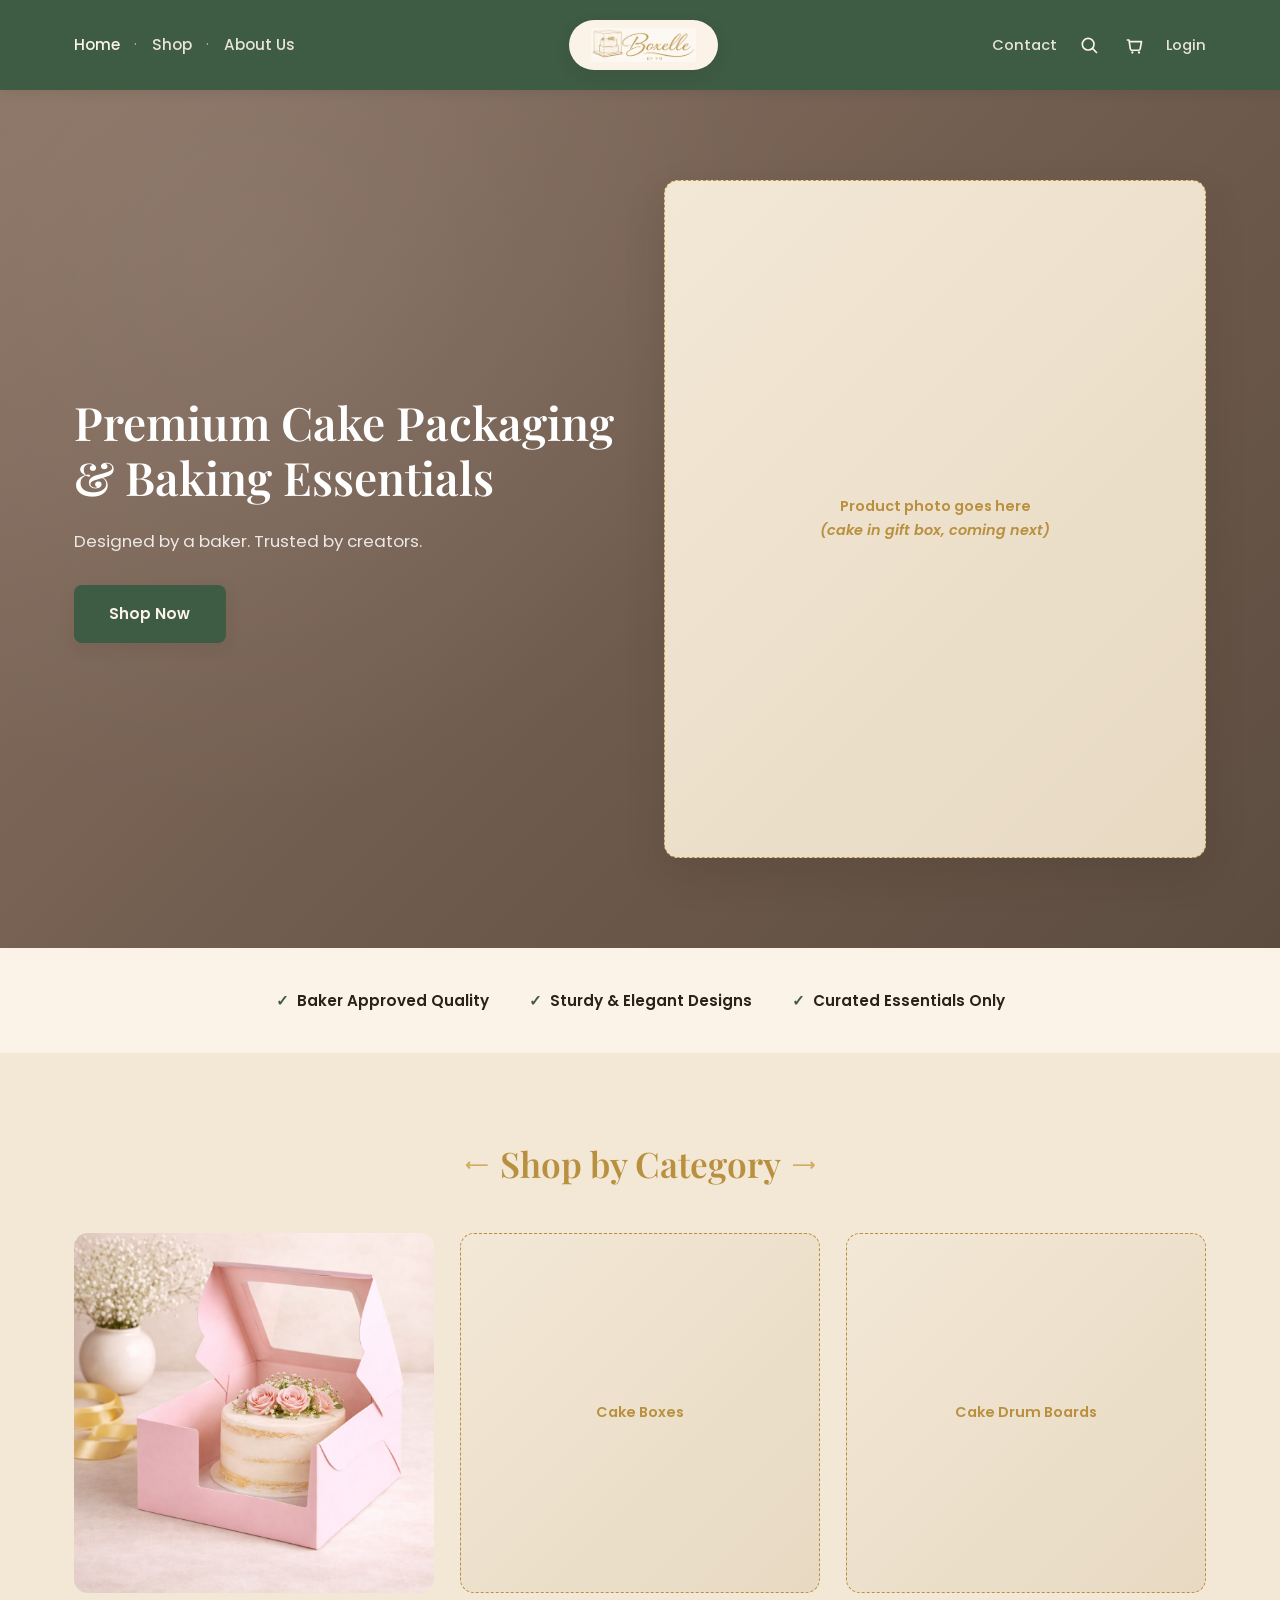
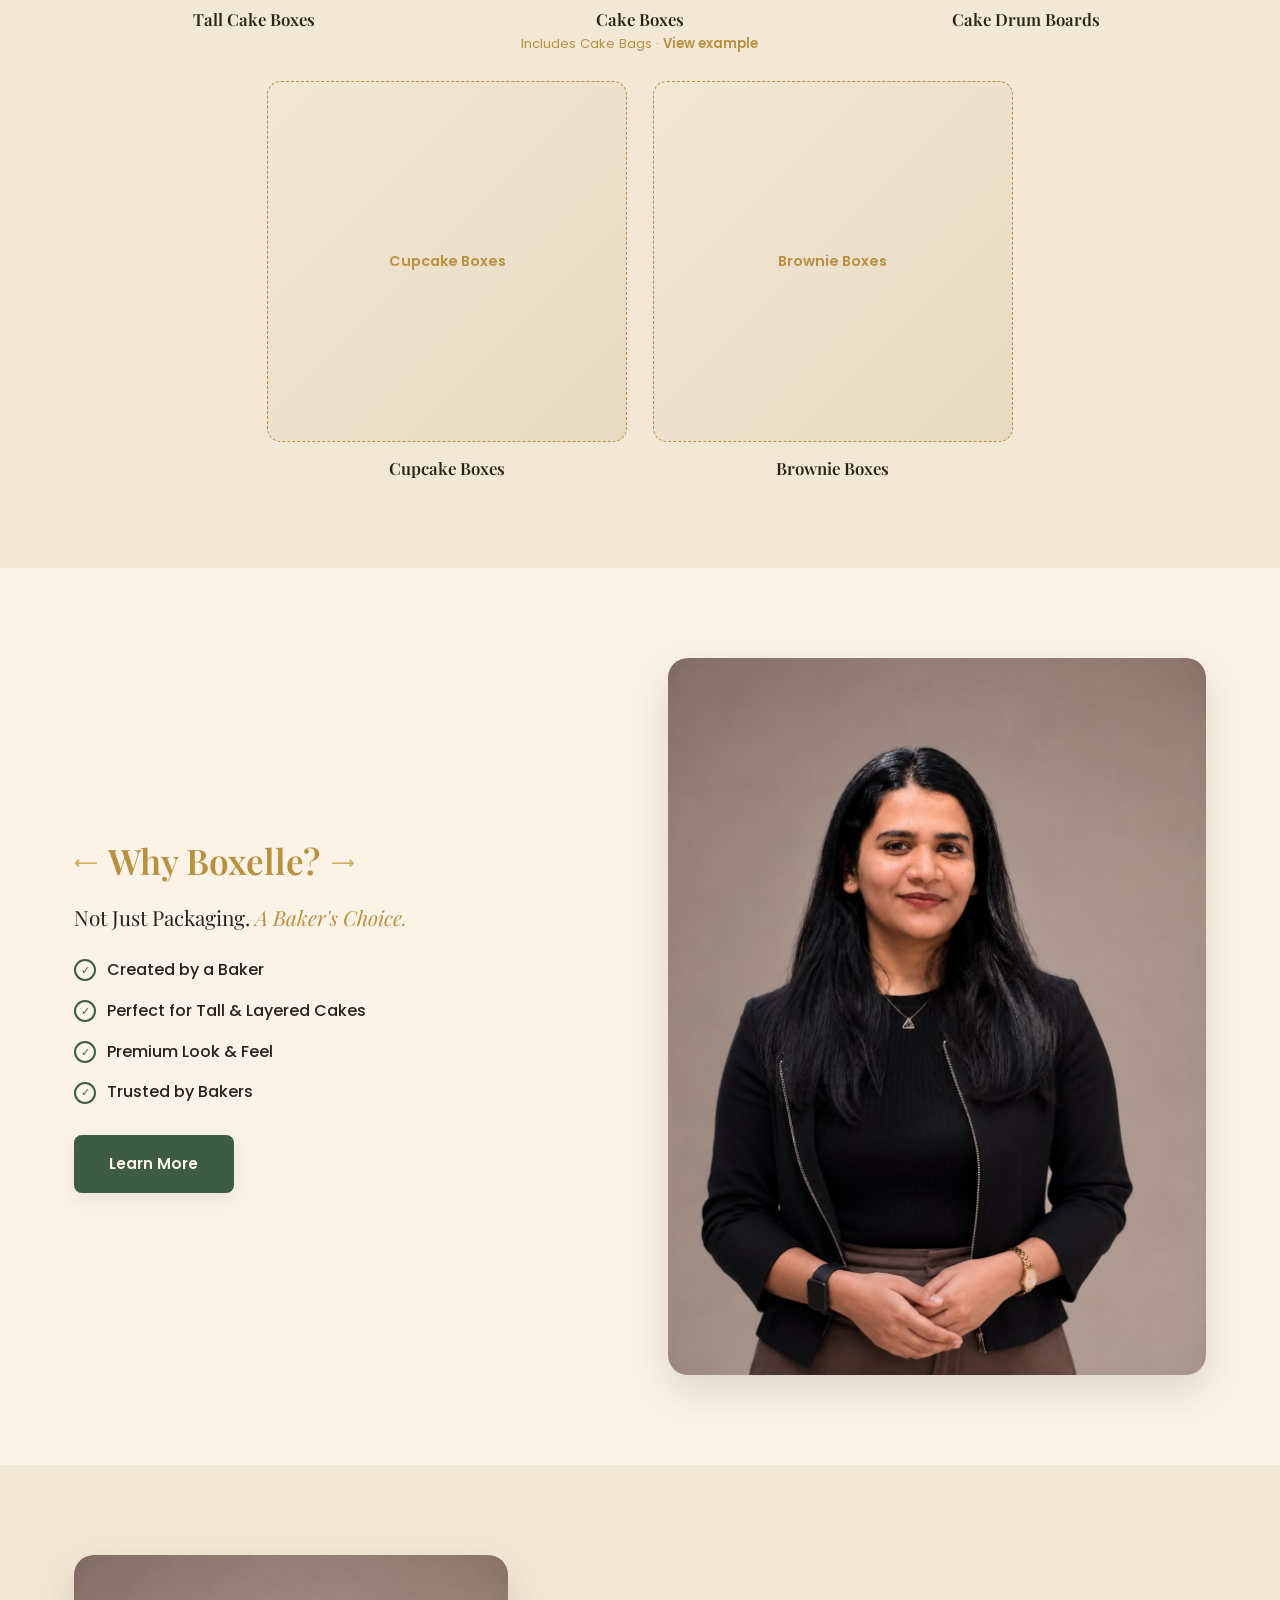
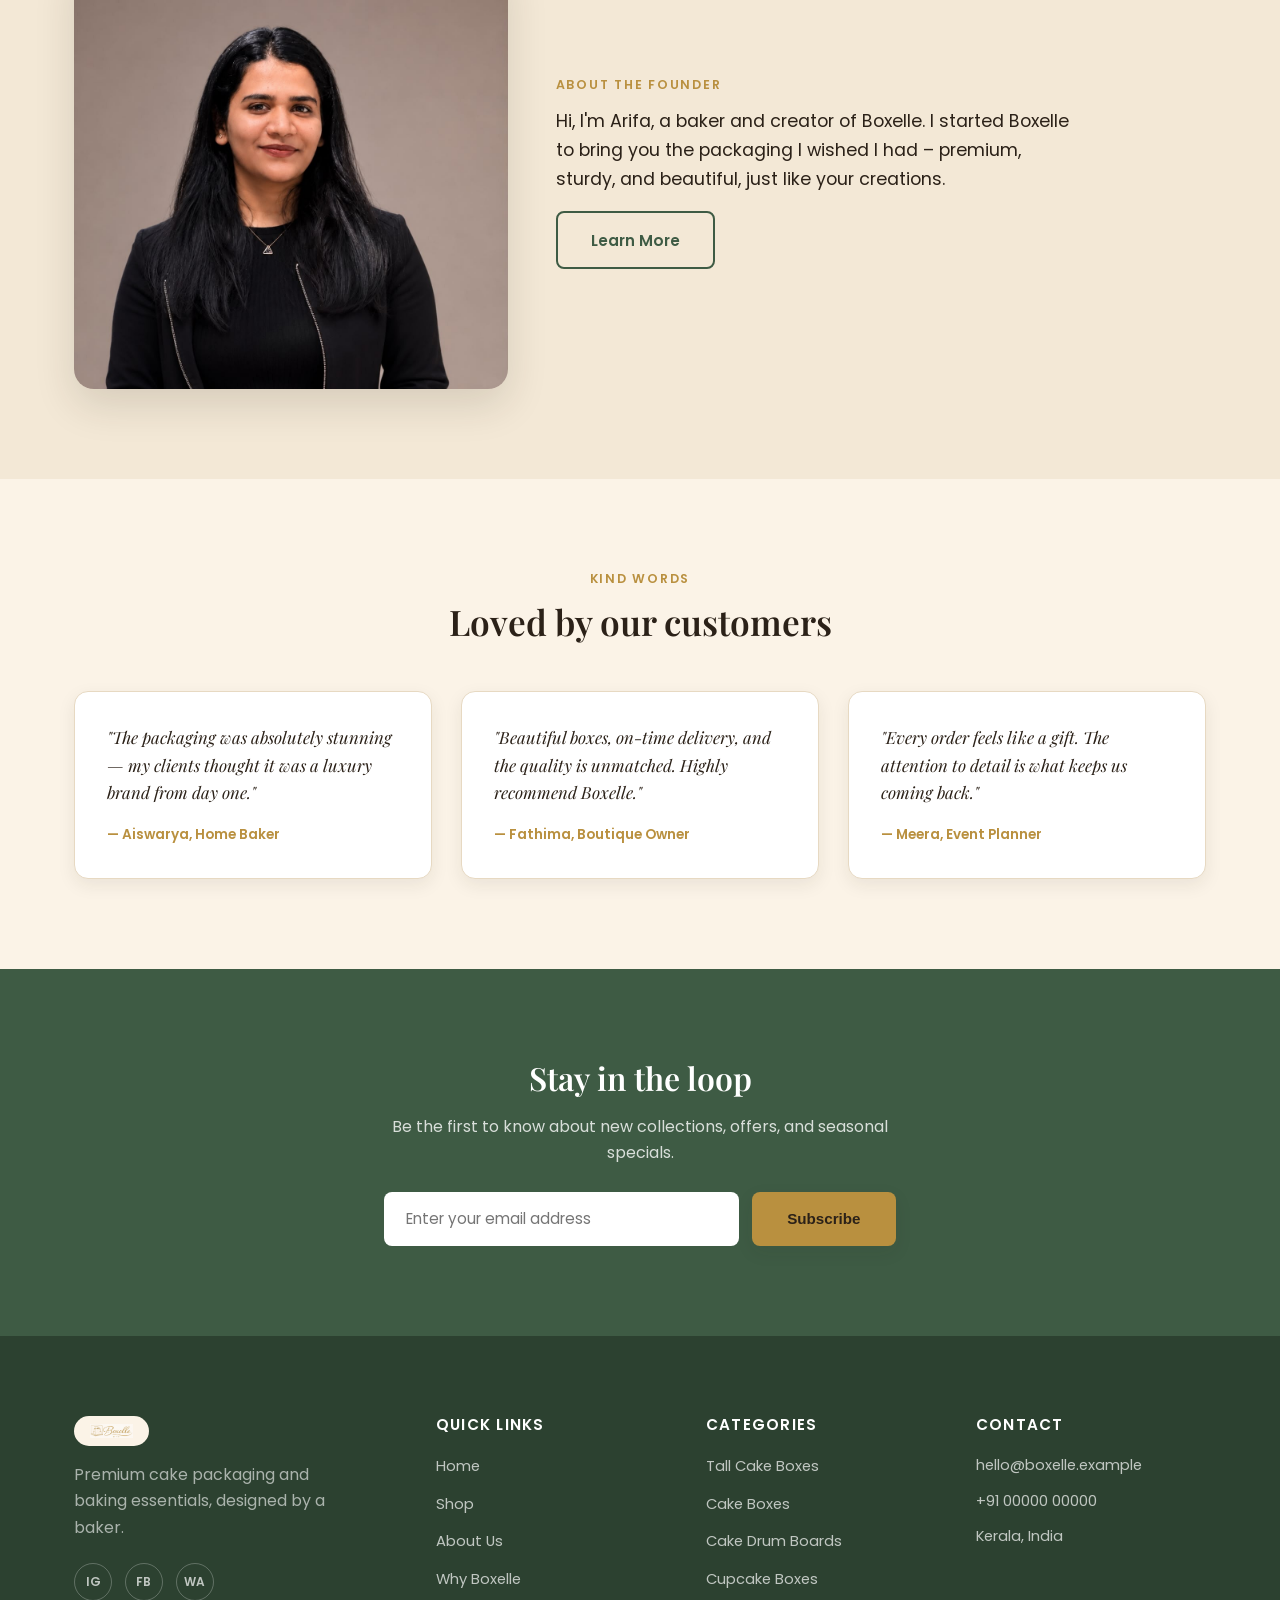
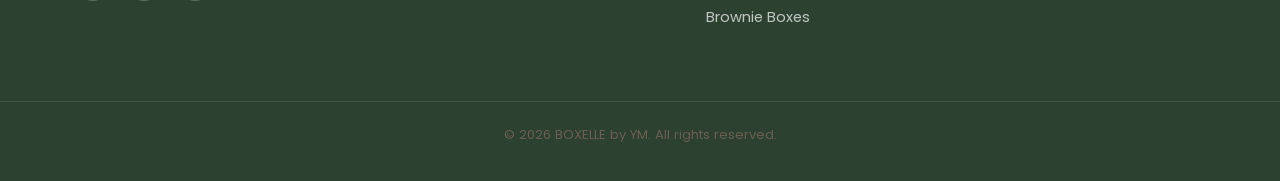
<file: design-preview/index.html>
<!DOCTYPE html>
<html lang="en">
<head>
<meta charset="UTF-8">
<meta name="viewport" content="width=device-width, initial-scale=1.0">
<title>BOXELLE by YM — Premium Cake Packaging &amp; Baking Essentials</title>
<meta name="description" content="BOXELLE by YM — premium cake packaging and baking essentials. Designed by a baker. Trusted by creators.">
<link rel="preconnect" href="https://fonts.googleapis.com">
<link rel="preconnect" href="https://fonts.gstatic.com" crossorigin>
<link href="https://fonts.googleapis.com/css2?family=Playfair+Display:ital,wght@0,500;0,600;0,700;1,500&family=Poppins:wght@300;400;500;600;700&display=swap" rel="stylesheet">
<link rel="stylesheet" href="assets/css/style.css">
</head>
<body>

<!-- ============ HEADER ============ -->
<header class="site-header" id="siteHeader">
  <div class="container header-inner">
    <nav class="main-nav main-nav-left" id="mainNavLeft">
      <ul>
        <li><a href="#home" class="active">Home</a></li>
        <li class="dot">&middot;</li>
        <li><a href="#collections">Shop</a></li>
        <li class="dot">&middot;</li>
        <li><a href="#about">About Us</a></li>
      </ul>
    </nav>

    <a href="#home" class="logo-badge" aria-label="Boxelle by YM — home">
      <img src="assets/img/logo.png" alt="Boxelle by YM">
    </a>

    <div class="header-actions">
      <a href="#contact" class="header-link">Contact</a>
      <button class="icon-btn" aria-label="Search">
        <svg viewBox="0 0 24 24"><circle cx="11" cy="11" r="7" fill="none" stroke="currentColor" stroke-width="2"/><path d="M21 21l-4.3-4.3" stroke="currentColor" stroke-width="2" stroke-linecap="round"/></svg>
      </button>
      <button class="icon-btn" aria-label="Cart">
        <svg viewBox="0 0 24 24"><path d="M4 6h2l1.6 10.6a2 2 0 0 0 2 1.7h7.8a2 2 0 0 0 2-1.6L21 8H7" fill="none" stroke="currentColor" stroke-width="2" stroke-linecap="round" stroke-linejoin="round"/><circle cx="10" cy="21" r="1.4" fill="currentColor"/><circle cx="18" cy="21" r="1.4" fill="currentColor"/></svg>
      </button>
      <a href="#contact" class="header-link">Login</a>
      <button class="nav-toggle" id="navToggle" aria-label="Toggle menu" aria-expanded="false">
        <span></span><span></span><span></span>
      </button>
    </div>
  </div>

  <nav class="main-nav main-nav-mobile" id="mainNav">
    <ul>
      <li><a href="#home" class="active">Home</a></li>
      <li><a href="#collections">Shop</a></li>
      <li><a href="#about">About Us</a></li>
      <li><a href="#why">Why Boxelle</a></li>
      <li><a href="#contact">Contact</a></li>
      <li><a href="#contact">Login</a></li>
    </ul>
  </nav>
</header>

<!-- ============ HERO ============ -->
<section class="hero" id="home">
  <div class="container hero-inner">
    <div class="hero-copy" data-reveal>
      <h1>Premium Cake Packaging &amp; Baking Essentials</h1>
      <p class="hero-sub">Designed by a baker. Trusted by creators.</p>
      <a href="#collections" class="btn btn-primary">Shop Now</a>
    </div>

    <div class="hero-visual" data-reveal>
      <div class="hero-photo-frame img-placeholder">
        <!-- PLACEHOLDER: swap for the boxed-cake product photo from the reference mockup. -->
        <span>Product photo goes here<br><em>(cake in gift box, coming next)</em></span>
      </div>
    </div>
  </div>
</section>

<!-- ============ TRUST BADGES ============ -->
<section class="trust-strip">
  <div class="container trust-strip-inner" data-reveal>
    <div class="trust-badge"><span class="check">&#10003;</span> Baker Approved Quality</div>
    <div class="trust-badge"><span class="check">&#10003;</span> Sturdy &amp; Elegant Designs</div>
    <div class="trust-badge"><span class="check">&#10003;</span> Curated Essentials Only</div>
  </div>
</section>

<!-- ============ SHOP BY CATEGORY ============ -->
<section class="collections" id="collections">
  <div class="container">
    <div class="section-head ornamented" data-reveal>
      <h2><span class="ornament">&#10230;</span> Shop by Category <span class="ornament flip">&#10230;</span></h2>
    </div>

    <div class="collection-grid">
      <article class="collection-card" data-reveal>
        <a href="product-tall-cake-box.html">
          <div class="card-img">
            <img src="assets/img/products/tall-cake-box-8x8x8/pink-open-with-cake.jpeg" alt="Tall Cake Box, Pink, 8x8x8 inch">
          </div>
          <h3>Tall Cake Boxes</h3>
        </a>
      </article>

      <article class="collection-card" data-reveal>
        <a href="product.html">
          <div class="card-img img-placeholder">Cake Boxes</div>
          <h3>Cake Boxes</h3>
        </a>
        <p class="card-sub">Includes Cake Bags &middot; <a href="product.html" class="link-arrow">View example</a></p>
      </article>

      <article class="collection-card" data-reveal>
        <div class="card-img img-placeholder">Cake Drum Boards</div>
        <h3>Cake Drum Boards</h3>
      </article>

      <article class="collection-card" data-reveal>
        <div class="card-img img-placeholder">Cupcake Boxes</div>
        <h3>Cupcake Boxes</h3>
      </article>

      <article class="collection-card" data-reveal>
        <div class="card-img img-placeholder">Brownie Boxes</div>
        <h3>Brownie Boxes</h3>
      </article>
    </div>
  </div>
</section>

<!-- ============ WHY BOXELLE ============ -->
<section class="why" id="why">
  <div class="container why-inner">
    <div class="why-copy" data-reveal>
      <div class="section-head ornamented left">
        <h2><span class="ornament">&#10230;</span> Why Boxelle? <span class="ornament flip">&#10230;</span></h2>
      </div>
      <p class="why-tagline">Not Just Packaging. <em>A Baker's Choice.</em></p>

      <ul class="check-list">
        <li><span class="check-circle">&#10003;</span> Created by a Baker</li>
        <li><span class="check-circle">&#10003;</span> Perfect for Tall &amp; Layered Cakes</li>
        <li><span class="check-circle">&#10003;</span> Premium Look &amp; Feel</li>
        <li><span class="check-circle">&#10003;</span> Trusted by Bakers</li>
      </ul>

      <a href="#about" class="btn btn-primary">Learn More</a>
    </div>

    <div class="why-visual" data-reveal>
      <img src="assets/img/founder-photo.jpg" alt="Arifa, founder of Boxelle" class="why-photo">
    </div>
  </div>
</section>

<!-- ============ ABOUT THE FOUNDER ============ -->
<section class="founder" id="about">
  <div class="container founder-inner">
    <div class="founder-visual" data-reveal>
      <img src="assets/img/founder-square.jpg" alt="Arifa, founder of Boxelle" class="founder-photo">
    </div>
    <div class="founder-copy" data-reveal>
      <p class="eyebrow">About the Founder</p>
      <p class="founder-bio">
        Hi, I'm Arifa, a baker and creator of Boxelle. I started Boxelle to bring you
        the packaging I wished I had &ndash; premium, sturdy, and beautiful, just like
        your creations.
      </p>
      <a href="#contact" class="btn btn-outline">Learn More</a>
    </div>
  </div>
</section>

<!-- ============ TESTIMONIALS ============ -->
<section class="testimonials">
  <div class="container">
    <div class="section-head" data-reveal>
      <p class="eyebrow">Kind Words</p>
      <h2>Loved by our customers</h2>
    </div>

    <div class="testimonial-grid">
      <blockquote class="testimonial-card" data-reveal>
        <p>"The packaging was absolutely stunning &mdash; my clients thought it was a luxury brand from day one."</p>
        <footer>&mdash; Aiswarya, Home Baker</footer>
      </blockquote>
      <blockquote class="testimonial-card" data-reveal>
        <p>"Beautiful boxes, on-time delivery, and the quality is unmatched. Highly recommend Boxelle."</p>
        <footer>&mdash; Fathima, Boutique Owner</footer>
      </blockquote>
      <blockquote class="testimonial-card" data-reveal>
        <p>"Every order feels like a gift. The attention to detail is what keeps us coming back."</p>
        <footer>&mdash; Meera, Event Planner</footer>
      </blockquote>
    </div>
  </div>
</section>

<!-- ============ NEWSLETTER CTA ============ -->
<section class="newsletter">
  <div class="container newsletter-inner" data-reveal>
    <h2>Stay in the loop</h2>
    <p>Be the first to know about new collections, offers, and seasonal specials.</p>
    <form class="newsletter-form" onsubmit="return false;">
      <input type="email" placeholder="Enter your email address" required aria-label="Email address">
      <button type="submit" class="btn btn-primary">Subscribe</button>
    </form>
  </div>
</section>

<!-- ============ FOOTER ============ -->
<footer class="site-footer" id="contact">
  <div class="container footer-inner">
    <div class="footer-col footer-brand">
      <img src="assets/img/logo.png" alt="Boxelle by YM" class="footer-logo">
      <p>Premium cake packaging and baking essentials, designed by a baker.</p>
      <div class="social-links">
        <a href="#" aria-label="Instagram">IG</a>
        <a href="#" aria-label="Facebook">FB</a>
        <a href="#" aria-label="WhatsApp">WA</a>
      </div>
    </div>

    <div class="footer-col">
      <h4>Quick Links</h4>
      <ul>
        <li><a href="#home">Home</a></li>
        <li><a href="#collections">Shop</a></li>
        <li><a href="#about">About Us</a></li>
        <li><a href="#why">Why Boxelle</a></li>
      </ul>
    </div>

    <div class="footer-col">
      <h4>Categories</h4>
      <ul>
        <li><a href="product-tall-cake-box.html">Tall Cake Boxes</a></li>
        <li><a href="product.html">Cake Boxes</a></li>
        <li><a href="#collections">Cake Drum Boards</a></li>
        <li><a href="#collections">Cupcake Boxes</a></li>
        <li><a href="#collections">Brownie Boxes</a></li>
      </ul>
    </div>

    <div class="footer-col">
      <h4>Contact</h4>
      <ul class="footer-contact">
        <li>hello@boxelle.example</li>
        <li>+91 00000 00000</li>
        <li>Kerala, India</li>
      </ul>
    </div>
  </div>
  <div class="footer-bottom">
    <div class="container">
      <p>&copy; <span id="year"></span> BOXELLE by YM. All rights reserved.</p>
    </div>
  </div>
</footer>

<script src="assets/js/main.js"></script>
</body>
</html>
</file>
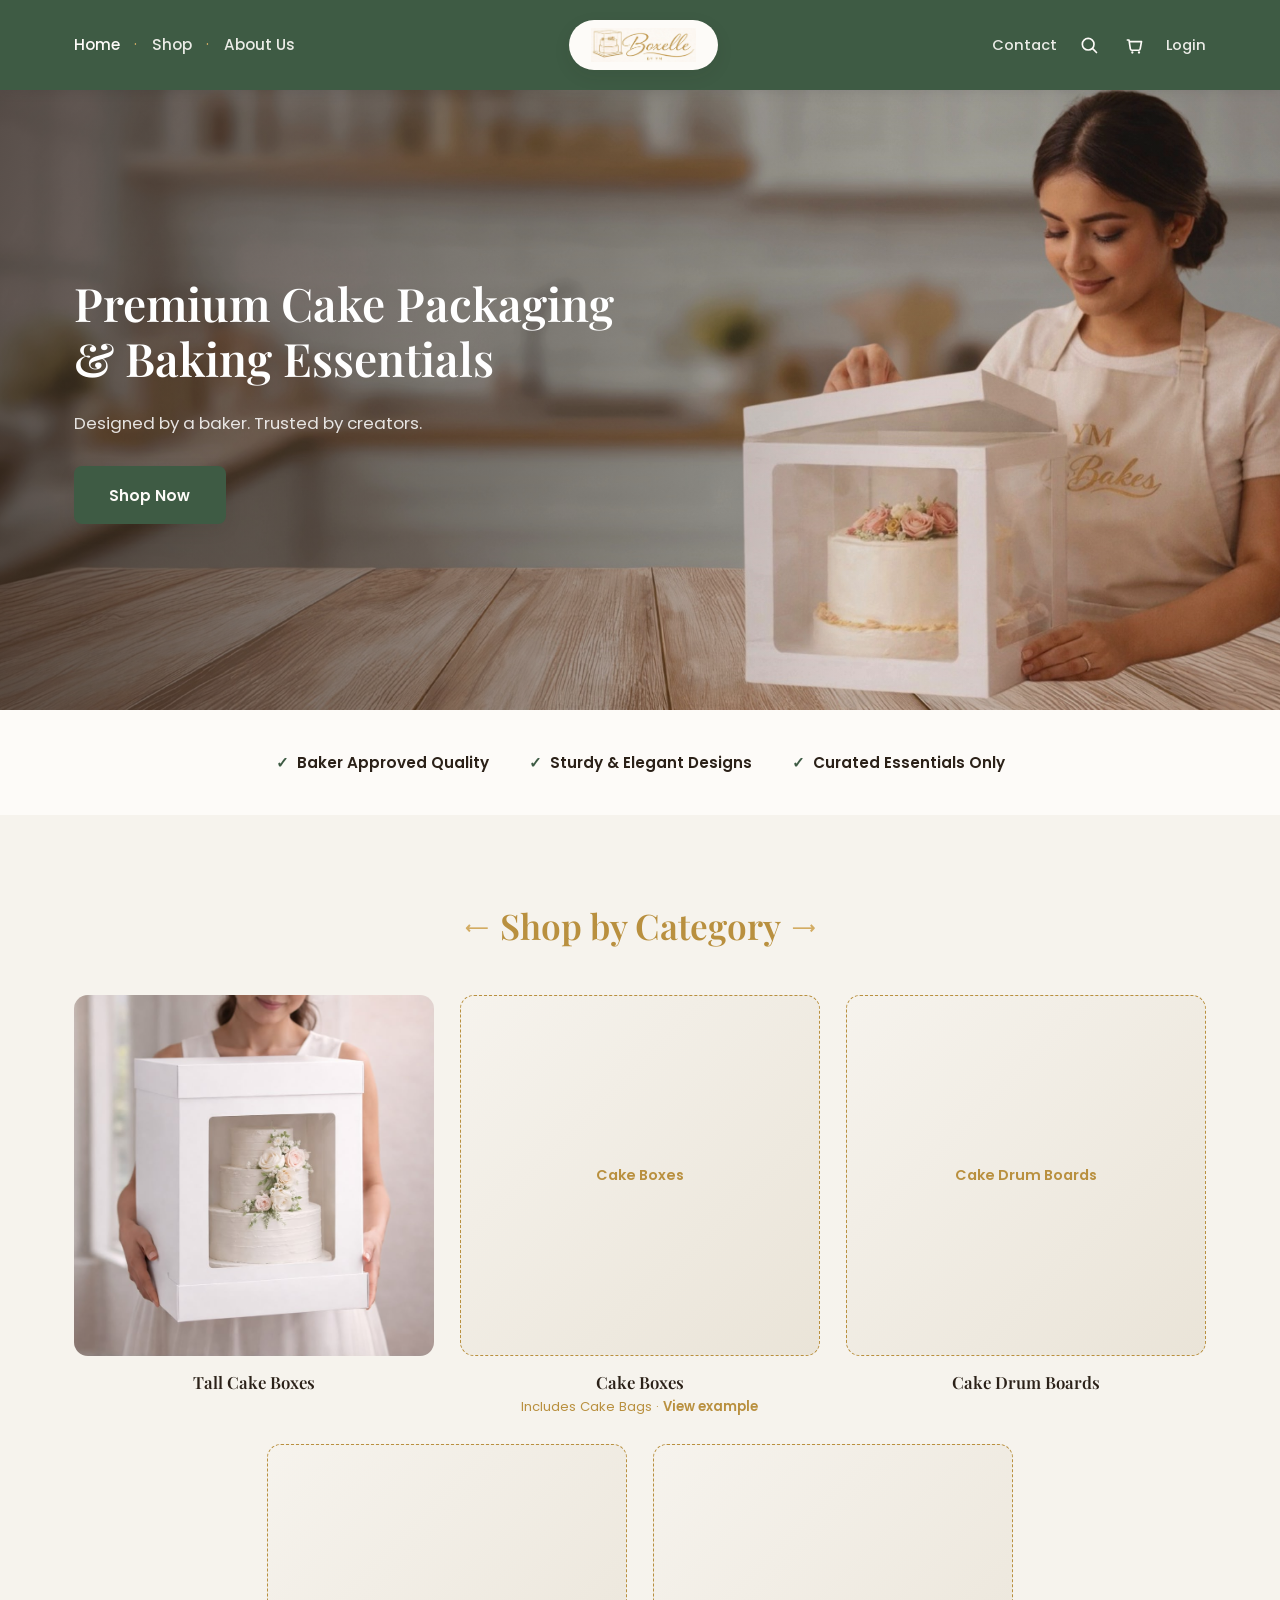
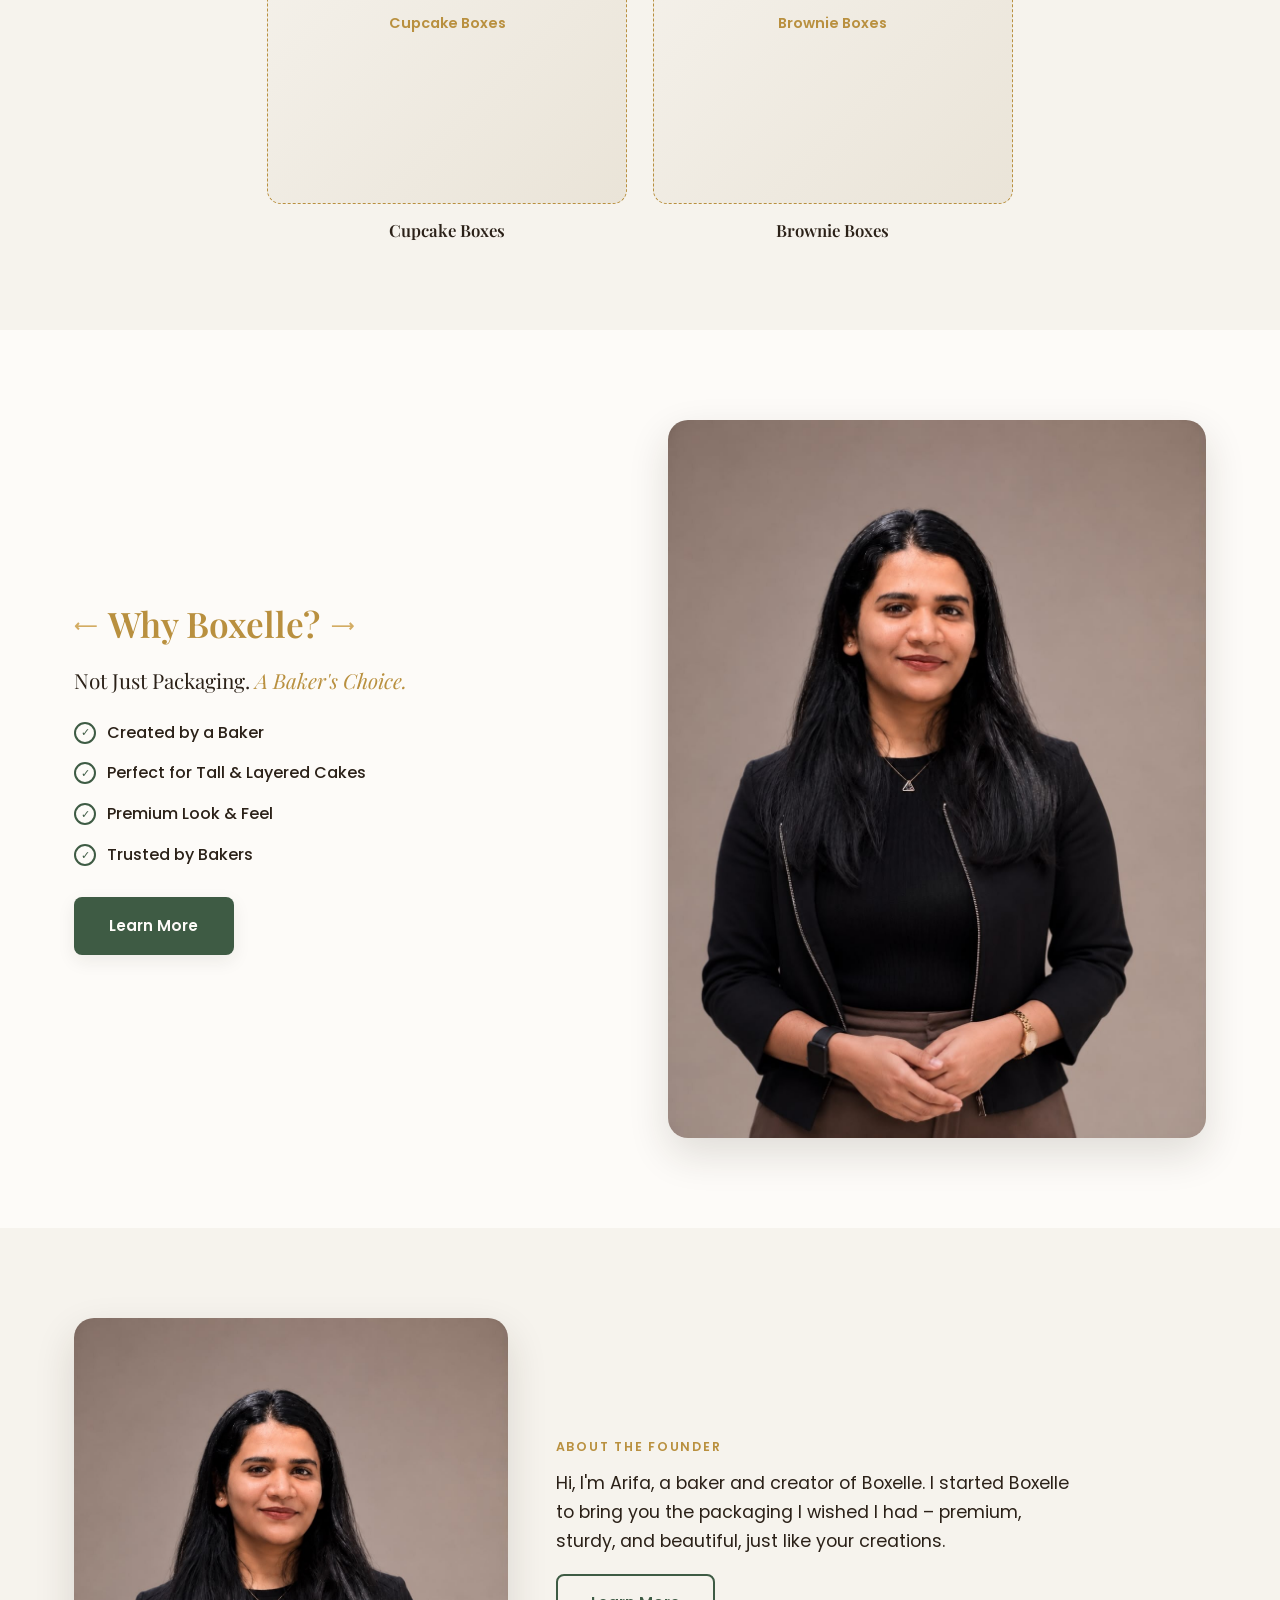
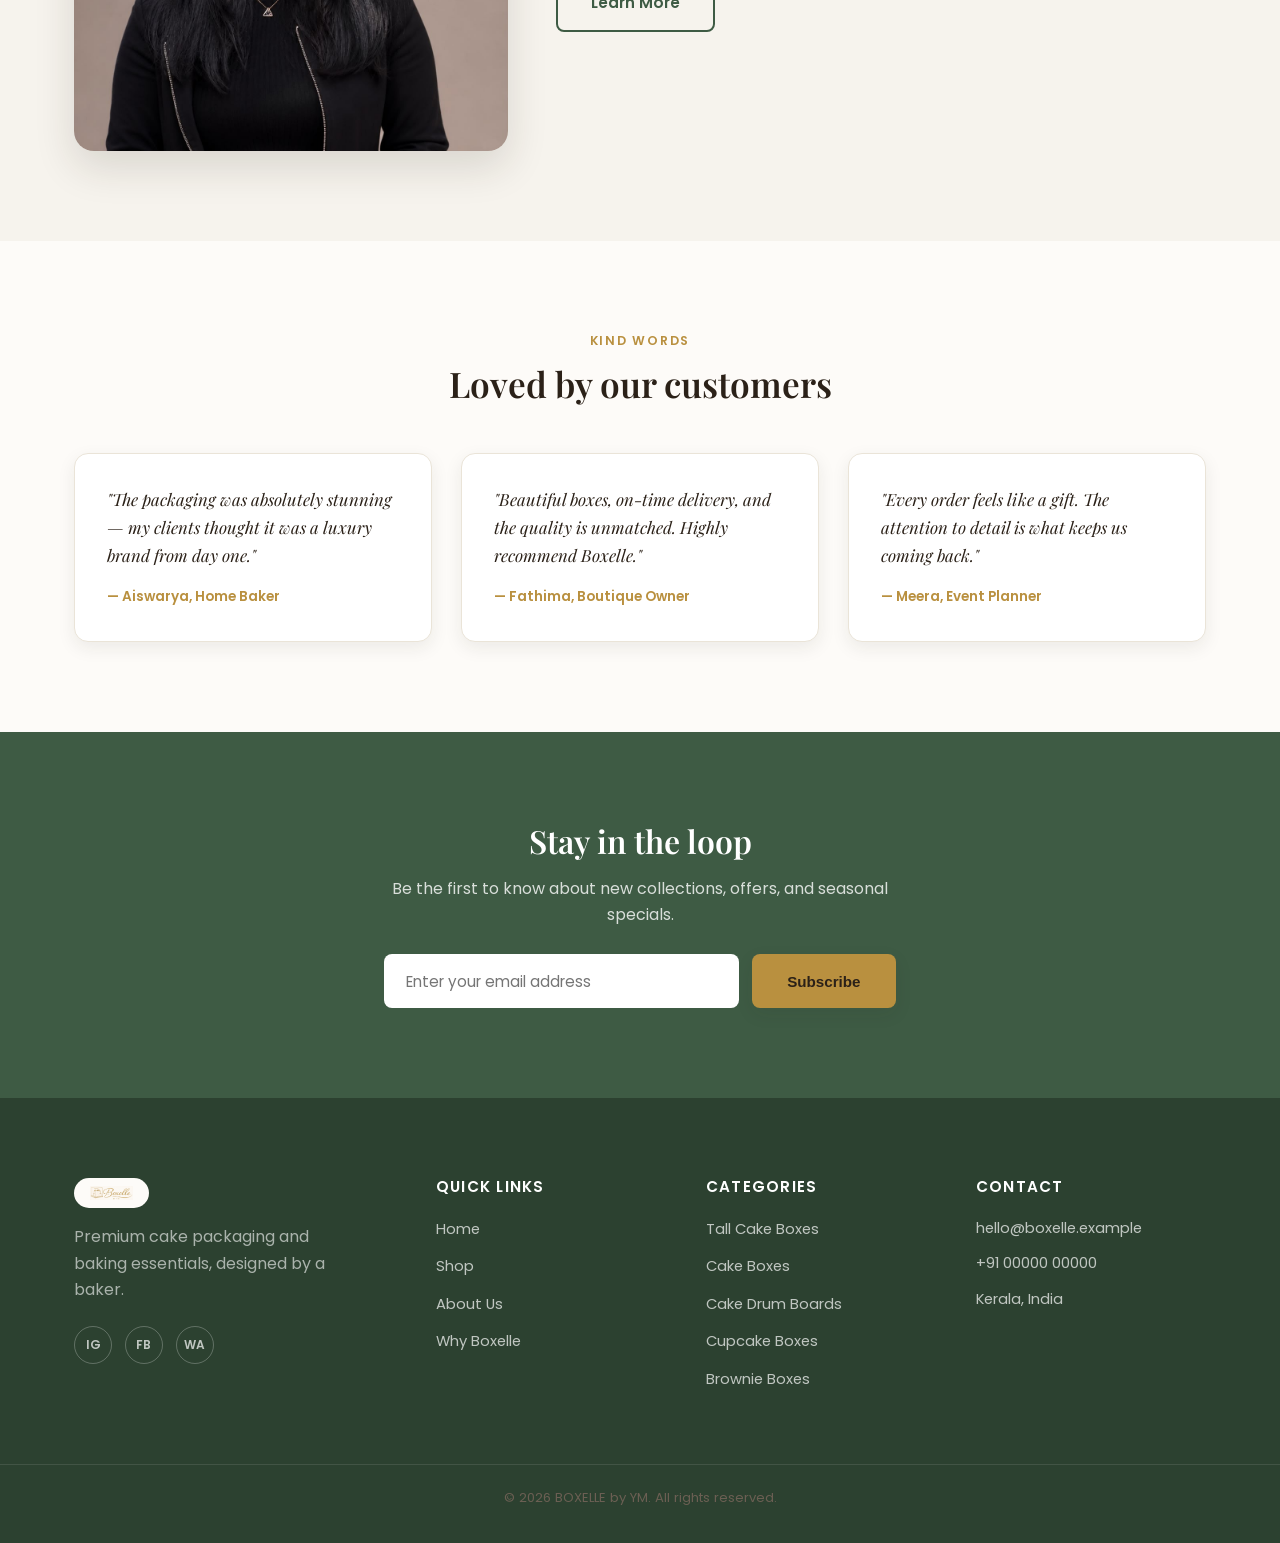
<file: docs/index.html>
<!DOCTYPE html>
<html lang="en">
<head>
<meta charset="UTF-8">
<meta name="viewport" content="width=device-width, initial-scale=1.0">
<title>BOXELLE by YM — Premium Cake Packaging &amp; Baking Essentials</title>
<meta name="description" content="BOXELLE by YM — premium cake packaging and baking essentials. Designed by a baker. Trusted by creators.">
<link rel="preconnect" href="https://fonts.googleapis.com">
<link rel="preconnect" href="https://fonts.gstatic.com" crossorigin>
<link href="https://fonts.googleapis.com/css2?family=Playfair+Display:ital,wght@0,500;0,600;0,700;1,500&family=Poppins:wght@300;400;500;600;700&display=swap" rel="stylesheet">
<link rel="stylesheet" href="assets/css/style.css">
</head>
<body>

<!-- ============ HEADER ============ -->
<header class="site-header" id="siteHeader">
  <div class="container header-inner">
    <nav class="main-nav main-nav-left" id="mainNavLeft">
      <ul>
        <li><a href="#home" class="active">Home</a></li>
        <li class="dot">&middot;</li>
        <li><a href="#collections">Shop</a></li>
        <li class="dot">&middot;</li>
        <li><a href="#about">About Us</a></li>
      </ul>
    </nav>

    <a href="#home" class="logo-badge" aria-label="Boxelle by YM — home">
      <img src="assets/img/logo.png" alt="Boxelle by YM">
    </a>

    <div class="header-actions">
      <a href="#contact" class="header-link">Contact</a>
      <button class="icon-btn" aria-label="Search">
        <svg viewBox="0 0 24 24"><circle cx="11" cy="11" r="7" fill="none" stroke="currentColor" stroke-width="2"/><path d="M21 21l-4.3-4.3" stroke="currentColor" stroke-width="2" stroke-linecap="round"/></svg>
      </button>
      <button class="icon-btn" aria-label="Cart">
        <svg viewBox="0 0 24 24"><path d="M4 6h2l1.6 10.6a2 2 0 0 0 2 1.7h7.8a2 2 0 0 0 2-1.6L21 8H7" fill="none" stroke="currentColor" stroke-width="2" stroke-linecap="round" stroke-linejoin="round"/><circle cx="10" cy="21" r="1.4" fill="currentColor"/><circle cx="18" cy="21" r="1.4" fill="currentColor"/></svg>
      </button>
      <a href="#contact" class="header-link">Login</a>
      <button class="nav-toggle" id="navToggle" aria-label="Toggle menu" aria-expanded="false">
        <span></span><span></span><span></span>
      </button>
    </div>
  </div>

  <nav class="main-nav main-nav-mobile" id="mainNav">
    <ul>
      <li><a href="#home" class="active">Home</a></li>
      <li><a href="#collections">Shop</a></li>
      <li><a href="#about">About Us</a></li>
      <li><a href="#why">Why Boxelle</a></li>
      <li><a href="#contact">Contact</a></li>
      <li><a href="#contact">Login</a></li>
    </ul>
  </nav>
</header>

<!-- ============ HERO ============ -->
<section class="hero hero-video" id="home">
  <video class="hero-video-bg" autoplay muted loop playsinline poster="assets/img/hero-poster.jpg">
    <source src="assets/video/hero-shine-bright.mp4" type="video/mp4">
  </video>
  <div class="hero-overlay"></div>
  <div class="container hero-inner">
    <div class="hero-copy" data-reveal>
      <h1>Premium Cake Packaging &amp; Baking Essentials</h1>
      <p class="hero-sub">Designed by a baker. Trusted by creators.</p>
      <a href="#collections" class="btn btn-primary">Shop Now</a>
    </div>
  </div>
</section>

<!-- ============ TRUST BADGES ============ -->
<section class="trust-strip">
  <div class="container trust-strip-inner" data-reveal>
    <div class="trust-badge"><span class="check">&#10003;</span> Baker Approved Quality</div>
    <div class="trust-badge"><span class="check">&#10003;</span> Sturdy &amp; Elegant Designs</div>
    <div class="trust-badge"><span class="check">&#10003;</span> Curated Essentials Only</div>
  </div>
</section>

<!-- ============ SHOP BY CATEGORY ============ -->
<section class="collections" id="collections">
  <div class="container">
    <div class="section-head ornamented" data-reveal>
      <h2><span class="ornament">&#10230;</span> Shop by Category <span class="ornament flip">&#10230;</span></h2>
    </div>

    <div class="collection-grid">
      <article class="collection-card" data-reveal>
        <a href="product-tall-cake-box.html">
          <div class="card-img">
            <img src="assets/img/products/tall-cake-box-12x12x14/white-with-wedding-cake-held.jpeg" alt="Tall Cake Box with a wedding cake">
          </div>
          <h3>Tall Cake Boxes</h3>
        </a>
      </article>

      <article class="collection-card" data-reveal>
        <a href="product.html">
          <div class="card-img img-placeholder">Cake Boxes</div>
          <h3>Cake Boxes</h3>
        </a>
        <p class="card-sub">Includes Cake Bags &middot; <a href="product.html" class="link-arrow">View example</a></p>
      </article>

      <article class="collection-card" data-reveal>
        <div class="card-img img-placeholder">Cake Drum Boards</div>
        <h3>Cake Drum Boards</h3>
      </article>

      <article class="collection-card" data-reveal>
        <div class="card-img img-placeholder">Cupcake Boxes</div>
        <h3>Cupcake Boxes</h3>
      </article>

      <article class="collection-card" data-reveal>
        <div class="card-img img-placeholder">Brownie Boxes</div>
        <h3>Brownie Boxes</h3>
      </article>
    </div>
  </div>
</section>

<!-- ============ WHY BOXELLE ============ -->
<section class="why" id="why">
  <div class="container why-inner">
    <div class="why-copy" data-reveal>
      <div class="section-head ornamented left">
        <h2><span class="ornament">&#10230;</span> Why Boxelle? <span class="ornament flip">&#10230;</span></h2>
      </div>
      <p class="why-tagline">Not Just Packaging. <em>A Baker's Choice.</em></p>

      <ul class="check-list">
        <li><span class="check-circle">&#10003;</span> Created by a Baker</li>
        <li><span class="check-circle">&#10003;</span> Perfect for Tall &amp; Layered Cakes</li>
        <li><span class="check-circle">&#10003;</span> Premium Look &amp; Feel</li>
        <li><span class="check-circle">&#10003;</span> Trusted by Bakers</li>
      </ul>

      <a href="#about" class="btn btn-primary">Learn More</a>
    </div>

    <div class="why-visual" data-reveal>
      <img src="assets/img/founder-photo.jpg" alt="Arifa, founder of Boxelle" class="why-photo">
    </div>
  </div>
</section>

<!-- ============ ABOUT THE FOUNDER ============ -->
<section class="founder" id="about">
  <div class="container founder-inner">
    <div class="founder-visual" data-reveal>
      <img src="assets/img/founder-square.jpg" alt="Arifa, founder of Boxelle" class="founder-photo">
    </div>
    <div class="founder-copy" data-reveal>
      <p class="eyebrow">About the Founder</p>
      <p class="founder-bio">
        Hi, I'm Arifa, a baker and creator of Boxelle. I started Boxelle to bring you
        the packaging I wished I had &ndash; premium, sturdy, and beautiful, just like
        your creations.
      </p>
      <a href="#contact" class="btn btn-outline">Learn More</a>
    </div>
  </div>
</section>

<!-- ============ TESTIMONIALS ============ -->
<section class="testimonials">
  <div class="container">
    <div class="section-head" data-reveal>
      <p class="eyebrow">Kind Words</p>
      <h2>Loved by our customers</h2>
    </div>

    <div class="testimonial-grid">
      <blockquote class="testimonial-card" data-reveal>
        <p>"The packaging was absolutely stunning &mdash; my clients thought it was a luxury brand from day one."</p>
        <footer>&mdash; Aiswarya, Home Baker</footer>
      </blockquote>
      <blockquote class="testimonial-card" data-reveal>
        <p>"Beautiful boxes, on-time delivery, and the quality is unmatched. Highly recommend Boxelle."</p>
        <footer>&mdash; Fathima, Boutique Owner</footer>
      </blockquote>
      <blockquote class="testimonial-card" data-reveal>
        <p>"Every order feels like a gift. The attention to detail is what keeps us coming back."</p>
        <footer>&mdash; Meera, Event Planner</footer>
      </blockquote>
    </div>
  </div>
</section>

<!-- ============ NEWSLETTER CTA ============ -->
<section class="newsletter">
  <div class="container newsletter-inner" data-reveal>
    <h2>Stay in the loop</h2>
    <p>Be the first to know about new collections, offers, and seasonal specials.</p>
    <form class="newsletter-form" onsubmit="return false;">
      <input type="email" placeholder="Enter your email address" required aria-label="Email address">
      <button type="submit" class="btn btn-primary">Subscribe</button>
    </form>
  </div>
</section>

<!-- ============ FOOTER ============ -->
<footer class="site-footer" id="contact">
  <div class="container footer-inner">
    <div class="footer-col footer-brand">
      <img src="assets/img/logo.png" alt="Boxelle by YM" class="footer-logo">
      <p>Premium cake packaging and baking essentials, designed by a baker.</p>
      <div class="social-links">
        <a href="#" aria-label="Instagram">IG</a>
        <a href="#" aria-label="Facebook">FB</a>
        <a href="#" aria-label="WhatsApp">WA</a>
      </div>
    </div>

    <div class="footer-col">
      <h4>Quick Links</h4>
      <ul>
        <li><a href="#home">Home</a></li>
        <li><a href="#collections">Shop</a></li>
        <li><a href="#about">About Us</a></li>
        <li><a href="#why">Why Boxelle</a></li>
      </ul>
    </div>

    <div class="footer-col">
      <h4>Categories</h4>
      <ul>
        <li><a href="product-tall-cake-box.html">Tall Cake Boxes</a></li>
        <li><a href="product.html">Cake Boxes</a></li>
        <li><a href="#collections">Cake Drum Boards</a></li>
        <li><a href="#collections">Cupcake Boxes</a></li>
        <li><a href="#collections">Brownie Boxes</a></li>
      </ul>
    </div>

    <div class="footer-col">
      <h4>Contact</h4>
      <ul class="footer-contact">
        <li>hello@boxelle.example</li>
        <li>+91 00000 00000</li>
        <li>Kerala, India</li>
      </ul>
    </div>
  </div>
  <div class="footer-bottom">
    <div class="container">
      <p>&copy; <span id="year"></span> BOXELLE by YM. All rights reserved.</p>
    </div>
  </div>
</footer>

<script src="assets/js/main.js"></script>
</body>
</html>
</file>
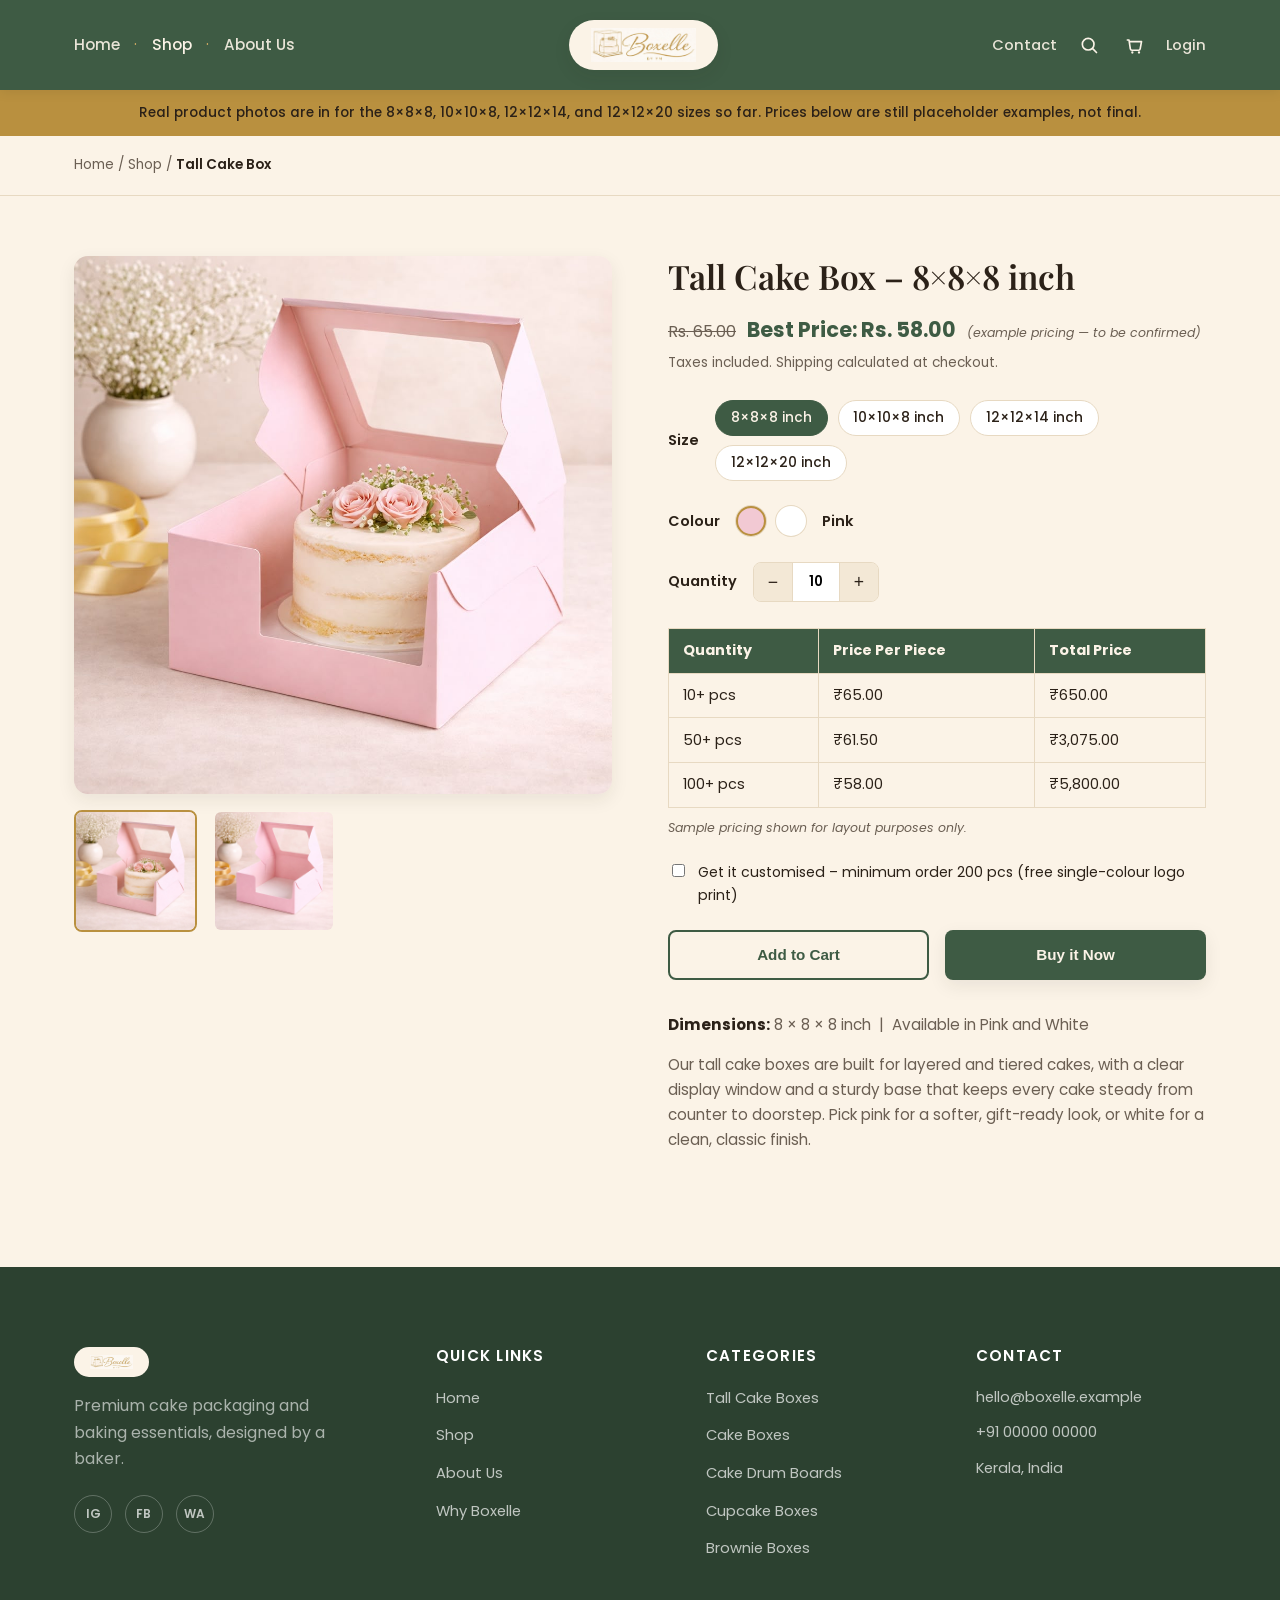
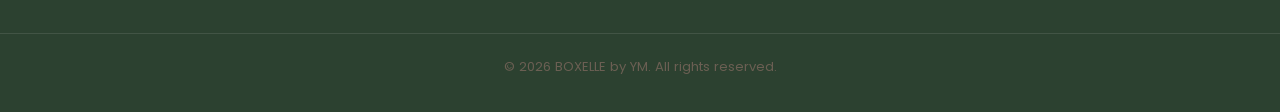
<file: design-preview/product-tall-cake-box.html>
<!DOCTYPE html>
<html lang="en">
<head>
<meta charset="UTF-8">
<meta name="viewport" content="width=device-width, initial-scale=1.0">
<title>Tall Cake Box | BOXELLE by YM</title>
<meta name="description" content="Tall Cake Box, available in multiple sizes and colours. Premium tall cake packaging from BOXELLE by YM.">
<link rel="preconnect" href="https://fonts.googleapis.com">
<link rel="preconnect" href="https://fonts.gstatic.com" crossorigin>
<link href="https://fonts.googleapis.com/css2?family=Playfair+Display:ital,wght@0,500;0,600;0,700;1,500&family=Poppins:wght@300;400;500;600;700&display=swap" rel="stylesheet">
<link rel="stylesheet" href="assets/css/style.css">
</head>
<body>

<!-- ============ HEADER ============ -->
<header class="site-header" id="siteHeader">
  <div class="container header-inner">
    <nav class="main-nav main-nav-left" id="mainNavLeft">
      <ul>
        <li><a href="index.html">Home</a></li>
        <li class="dot">&middot;</li>
        <li><a href="index.html#collections" class="active">Shop</a></li>
        <li class="dot">&middot;</li>
        <li><a href="index.html#about">About Us</a></li>
      </ul>
    </nav>

    <a href="index.html" class="logo-badge" aria-label="Boxelle by YM — home">
      <img src="assets/img/logo.png" alt="Boxelle by YM">
    </a>

    <div class="header-actions">
      <a href="index.html#contact" class="header-link">Contact</a>
      <button class="icon-btn" aria-label="Search">
        <svg viewBox="0 0 24 24"><circle cx="11" cy="11" r="7" fill="none" stroke="currentColor" stroke-width="2"/><path d="M21 21l-4.3-4.3" stroke="currentColor" stroke-width="2" stroke-linecap="round"/></svg>
      </button>
      <button class="icon-btn" aria-label="Cart">
        <svg viewBox="0 0 24 24"><path d="M4 6h2l1.6 10.6a2 2 0 0 0 2 1.7h7.8a2 2 0 0 0 2-1.6L21 8H7" fill="none" stroke="currentColor" stroke-width="2" stroke-linecap="round" stroke-linejoin="round"/><circle cx="10" cy="21" r="1.4" fill="currentColor"/><circle cx="18" cy="21" r="1.4" fill="currentColor"/></svg>
      </button>
      <a href="index.html#contact" class="header-link">Login</a>
      <button class="nav-toggle" id="navToggle" aria-label="Toggle menu" aria-expanded="false">
        <span></span><span></span><span></span>
      </button>
    </div>
  </div>

  <nav class="main-nav main-nav-mobile" id="mainNav">
    <ul>
      <li><a href="index.html">Home</a></li>
      <li><a href="index.html#collections" class="active">Shop</a></li>
      <li><a href="index.html#about">About Us</a></li>
      <li><a href="index.html#why">Why Boxelle</a></li>
      <li><a href="index.html#contact">Contact</a></li>
      <li><a href="index.html#contact">Login</a></li>
    </ul>
  </nav>
</header>

<!-- ============ DEMO NOTICE ============ -->
<div class="demo-notice">
  <div class="container">
    Real product photos are in for the 8&times;8&times;8, 10&times;10&times;8, 12&times;12&times;14, and 12&times;12&times;20 sizes so far. Prices below are still placeholder examples, not final.
  </div>
</div>

<!-- ============ BREADCRUMB ============ -->
<div class="breadcrumb">
  <div class="container">
    <a href="index.html">Home</a> / <a href="index.html#collections">Shop</a> / <span>Tall Cake Box</span>
  </div>
</div>

<!-- ============ PRODUCT ============ -->
<section class="product">
  <div class="container product-inner">

    <div class="product-gallery" data-reveal>
      <div class="product-gallery-main">
        <img id="mainImage" src="" alt="Tall Cake Box">
      </div>
      <div class="product-gallery-thumbs" id="galleryThumbs"></div>
    </div>

    <div class="product-details" data-reveal>
      <h1>Tall Cake Box <span id="sizeInTitle"></span></h1>

      <div class="product-price">
        <span class="price-old" id="priceOld"></span>
        <span class="price-best" id="priceBest"></span>
        <span class="price-note">(example pricing &mdash; to be confirmed)</span>
      </div>
      <p class="product-tax-note">Taxes included. Shipping calculated at checkout.</p>

      <div class="variant-row">
        <span class="qty-label">Size</span>
        <div class="size-options" id="sizeOptions"></div>
      </div>

      <div class="variant-row">
        <span class="qty-label">Colour</span>
        <div class="variant-swatches" id="colorSwatches"></div>
        <span class="variant-selected" id="variantSelected"></span>
      </div>

      <div class="qty-row">
        <span class="qty-label">Quantity</span>
        <div class="qty-stepper">
          <button type="button" class="qty-btn" id="qtyMinus" aria-label="Decrease quantity">&minus;</button>
          <input type="text" id="qtyValue" value="10" readonly>
          <button type="button" class="qty-btn" id="qtyPlus" aria-label="Increase quantity">+</button>
        </div>
      </div>

      <table class="price-tier-table">
        <thead>
          <tr><th>Quantity</th><th>Price Per Piece</th><th>Total Price</th></tr>
        </thead>
        <tbody id="priceTierBody"></tbody>
      </table>
      <p class="price-note">Sample pricing shown for layout purposes only.</p>

      <label class="customise-check">
        <input type="checkbox">
        Get it customised &ndash; minimum order 200 pcs (free single-colour logo print)
      </label>

      <div class="product-actions">
        <button type="button" class="btn btn-outline btn-block">Add to Cart</button>
        <button type="button" class="btn btn-primary btn-block">Buy it Now</button>
      </div>

      <div class="product-description">
        <p><strong>Dimensions:</strong> <span id="dimensionsText"></span> &nbsp;|&nbsp; Available in <span id="colorsAvailableText"></span></p>
        <p>
          Our tall cake boxes are built for layered and tiered cakes, with a clear
          display window and a sturdy base that keeps every cake steady from counter
          to doorstep. Pick pink for a softer, gift-ready look, or white for a clean,
          classic finish.
        </p>
      </div>
    </div>
  </div>
</section>

<!-- ============ FOOTER ============ -->
<footer class="site-footer" id="contact">
  <div class="container footer-inner">
    <div class="footer-col footer-brand">
      <img src="assets/img/logo.png" alt="Boxelle by YM" class="footer-logo">
      <p>Premium cake packaging and baking essentials, designed by a baker.</p>
      <div class="social-links">
        <a href="#" aria-label="Instagram">IG</a>
        <a href="#" aria-label="Facebook">FB</a>
        <a href="#" aria-label="WhatsApp">WA</a>
      </div>
    </div>

    <div class="footer-col">
      <h4>Quick Links</h4>
      <ul>
        <li><a href="index.html">Home</a></li>
        <li><a href="index.html#collections">Shop</a></li>
        <li><a href="index.html#about">About Us</a></li>
        <li><a href="index.html#why">Why Boxelle</a></li>
      </ul>
    </div>

    <div class="footer-col">
      <h4>Categories</h4>
      <ul>
        <li><a href="product-tall-cake-box.html">Tall Cake Boxes</a></li>
        <li><a href="product.html">Cake Boxes</a></li>
        <li><a href="index.html#collections">Cake Drum Boards</a></li>
        <li><a href="index.html#collections">Cupcake Boxes</a></li>
        <li><a href="index.html#collections">Brownie Boxes</a></li>
      </ul>
    </div>

    <div class="footer-col">
      <h4>Contact</h4>
      <ul class="footer-contact">
        <li>hello@boxelle.example</li>
        <li>+91 00000 00000</li>
        <li>Kerala, India</li>
      </ul>
    </div>
  </div>
  <div class="footer-bottom">
    <div class="container">
      <p>&copy; <span id="year"></span> BOXELLE by YM. All rights reserved.</p>
    </div>
  </div>
</footer>

<script src="assets/js/main.js"></script>
<script src="assets/js/product.js"></script>
<script src="assets/js/tall-cake-box.js"></script>
</body>
</html>
</file>
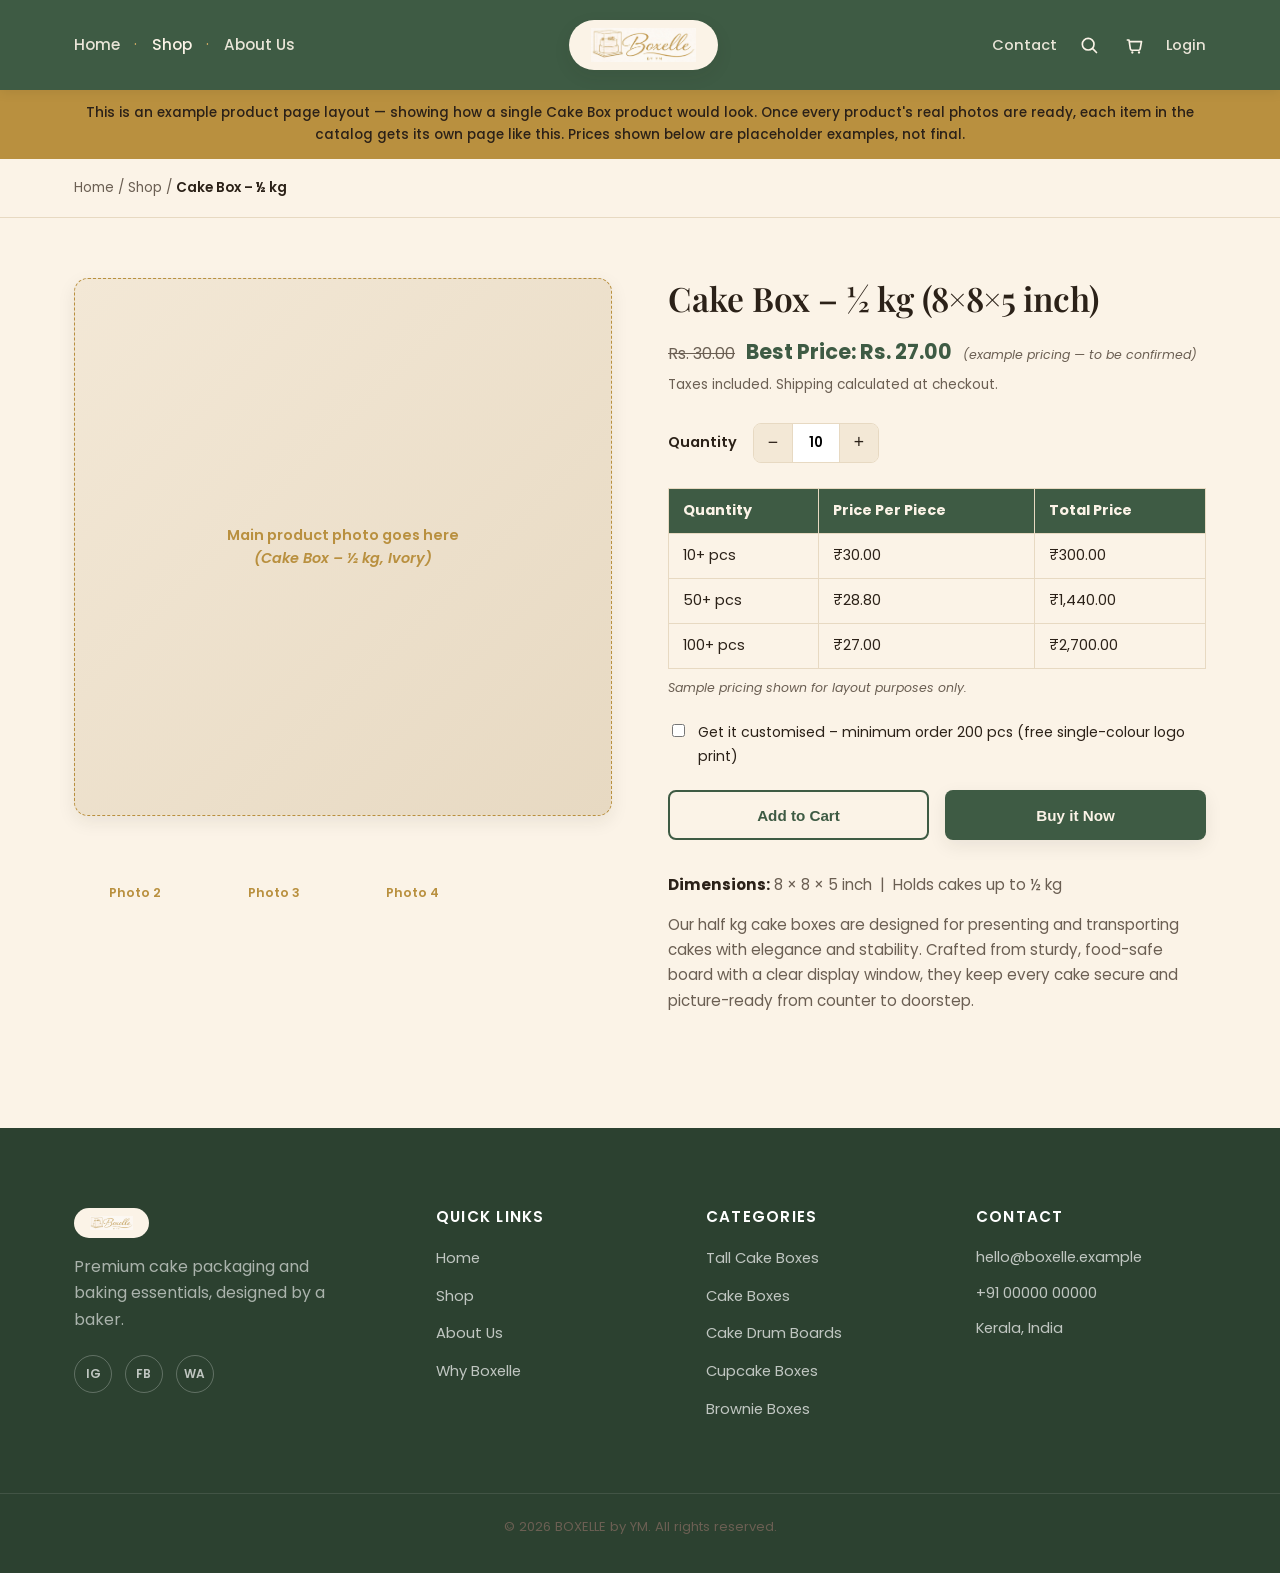
<file: design-preview/product.html>
<!DOCTYPE html>
<html lang="en">
<head>
<meta charset="UTF-8">
<meta name="viewport" content="width=device-width, initial-scale=1.0">
<title>Cake Box – ½ kg (8×8×5 inch) | BOXELLE by YM</title>
<meta name="description" content="Cake Box – ½ kg, 8x8x5 inch. Sturdy, food-safe cake packaging from BOXELLE by YM.">
<link rel="preconnect" href="https://fonts.googleapis.com">
<link rel="preconnect" href="https://fonts.gstatic.com" crossorigin>
<link href="https://fonts.googleapis.com/css2?family=Playfair+Display:ital,wght@0,500;0,600;0,700;1,500&family=Poppins:wght@300;400;500;600;700&display=swap" rel="stylesheet">
<link rel="stylesheet" href="assets/css/style.css">
</head>
<body>

<!-- ============ HEADER ============ -->
<header class="site-header" id="siteHeader">
  <div class="container header-inner">
    <nav class="main-nav main-nav-left" id="mainNavLeft">
      <ul>
        <li><a href="index.html">Home</a></li>
        <li class="dot">&middot;</li>
        <li><a href="index.html#collections" class="active">Shop</a></li>
        <li class="dot">&middot;</li>
        <li><a href="index.html#about">About Us</a></li>
      </ul>
    </nav>

    <a href="index.html" class="logo-badge" aria-label="Boxelle by YM — home">
      <img src="assets/img/logo.png" alt="Boxelle by YM">
    </a>

    <div class="header-actions">
      <a href="index.html#contact" class="header-link">Contact</a>
      <button class="icon-btn" aria-label="Search">
        <svg viewBox="0 0 24 24"><circle cx="11" cy="11" r="7" fill="none" stroke="currentColor" stroke-width="2"/><path d="M21 21l-4.3-4.3" stroke="currentColor" stroke-width="2" stroke-linecap="round"/></svg>
      </button>
      <button class="icon-btn" aria-label="Cart">
        <svg viewBox="0 0 24 24"><path d="M4 6h2l1.6 10.6a2 2 0 0 0 2 1.7h7.8a2 2 0 0 0 2-1.6L21 8H7" fill="none" stroke="currentColor" stroke-width="2" stroke-linecap="round" stroke-linejoin="round"/><circle cx="10" cy="21" r="1.4" fill="currentColor"/><circle cx="18" cy="21" r="1.4" fill="currentColor"/></svg>
      </button>
      <a href="index.html#contact" class="header-link">Login</a>
      <button class="nav-toggle" id="navToggle" aria-label="Toggle menu" aria-expanded="false">
        <span></span><span></span><span></span>
      </button>
    </div>
  </div>

  <nav class="main-nav main-nav-mobile" id="mainNav">
    <ul>
      <li><a href="index.html">Home</a></li>
      <li><a href="index.html#collections" class="active">Shop</a></li>
      <li><a href="index.html#about">About Us</a></li>
      <li><a href="index.html#why">Why Boxelle</a></li>
      <li><a href="index.html#contact">Contact</a></li>
      <li><a href="index.html#contact">Login</a></li>
    </ul>
  </nav>
</header>

<!-- ============ DEMO NOTICE ============ -->
<div class="demo-notice">
  <div class="container">
    This is an example product page layout — showing how a single Cake Box product would look.
    Once every product's real photos are ready, each item in the catalog gets its own page like this.
    Prices shown below are placeholder examples, not final.
  </div>
</div>

<!-- ============ BREADCRUMB ============ -->
<div class="breadcrumb">
  <div class="container">
    <a href="index.html">Home</a> / <a href="index.html#collections">Shop</a> / <span>Cake Box – ½ kg</span>
  </div>
</div>

<!-- ============ PRODUCT ============ -->
<section class="product">
  <div class="container product-inner">

    <div class="product-gallery" data-reveal>
      <div class="product-gallery-main img-placeholder">
        <span>Main product photo goes here<br><em>(Cake Box – ½ kg, Ivory)</em></span>
      </div>
      <div class="product-gallery-thumbs">
        <div class="product-thumb img-placeholder">Photo 2</div>
        <div class="product-thumb img-placeholder">Photo 3</div>
        <div class="product-thumb img-placeholder">Photo 4</div>
      </div>
    </div>

    <div class="product-details" data-reveal>
      <h1>Cake Box &ndash; &frac12; kg (8&times;8&times;5 inch)</h1>

      <div class="product-price">
        <span class="price-old">Rs. 30.00</span>
        <span class="price-best">Best Price: Rs. 27.00</span>
        <span class="price-note">(example pricing &mdash; to be confirmed)</span>
      </div>
      <p class="product-tax-note">Taxes included. Shipping calculated at checkout.</p>

      <div class="qty-row">
        <span class="qty-label">Quantity</span>
        <div class="qty-stepper">
          <button type="button" class="qty-btn" id="qtyMinus" aria-label="Decrease quantity">&minus;</button>
          <input type="text" id="qtyValue" value="10" readonly>
          <button type="button" class="qty-btn" id="qtyPlus" aria-label="Increase quantity">+</button>
        </div>
      </div>

      <table class="price-tier-table">
        <thead>
          <tr><th>Quantity</th><th>Price Per Piece</th><th>Total Price</th></tr>
        </thead>
        <tbody>
          <tr><td>10+ pcs</td><td>&#8377;30.00</td><td>&#8377;300.00</td></tr>
          <tr><td>50+ pcs</td><td>&#8377;28.80</td><td>&#8377;1,440.00</td></tr>
          <tr><td>100+ pcs</td><td>&#8377;27.00</td><td>&#8377;2,700.00</td></tr>
        </tbody>
      </table>
      <p class="price-note">Sample pricing shown for layout purposes only.</p>

      <label class="customise-check">
        <input type="checkbox">
        Get it customised &ndash; minimum order 200 pcs (free single-colour logo print)
      </label>

      <div class="product-actions">
        <button type="button" class="btn btn-outline btn-block">Add to Cart</button>
        <button type="button" class="btn btn-primary btn-block">Buy it Now</button>
      </div>

      <div class="product-description">
        <p><strong>Dimensions:</strong> 8 &times; 8 &times; 5 inch &nbsp;|&nbsp; Holds cakes up to &frac12; kg</p>
        <p>
          Our half kg cake boxes are designed for presenting and transporting cakes with
          elegance and stability. Crafted from sturdy, food-safe board with a clear
          display window, they keep every cake secure and picture-ready from counter to doorstep.
        </p>
      </div>
    </div>
  </div>
</section>

<!-- ============ FOOTER ============ -->
<footer class="site-footer" id="contact">
  <div class="container footer-inner">
    <div class="footer-col footer-brand">
      <img src="assets/img/logo.png" alt="Boxelle by YM" class="footer-logo">
      <p>Premium cake packaging and baking essentials, designed by a baker.</p>
      <div class="social-links">
        <a href="#" aria-label="Instagram">IG</a>
        <a href="#" aria-label="Facebook">FB</a>
        <a href="#" aria-label="WhatsApp">WA</a>
      </div>
    </div>

    <div class="footer-col">
      <h4>Quick Links</h4>
      <ul>
        <li><a href="index.html">Home</a></li>
        <li><a href="index.html#collections">Shop</a></li>
        <li><a href="index.html#about">About Us</a></li>
        <li><a href="index.html#why">Why Boxelle</a></li>
      </ul>
    </div>

    <div class="footer-col">
      <h4>Categories</h4>
      <ul>
        <li><a href="index.html#collections">Tall Cake Boxes</a></li>
        <li><a href="product.html">Cake Boxes</a></li>
        <li><a href="index.html#collections">Cake Drum Boards</a></li>
        <li><a href="index.html#collections">Cupcake Boxes</a></li>
        <li><a href="index.html#collections">Brownie Boxes</a></li>
      </ul>
    </div>

    <div class="footer-col">
      <h4>Contact</h4>
      <ul class="footer-contact">
        <li>hello@boxelle.example</li>
        <li>+91 00000 00000</li>
        <li>Kerala, India</li>
      </ul>
    </div>
  </div>
  <div class="footer-bottom">
    <div class="container">
      <p>&copy; <span id="year"></span> BOXELLE by YM. All rights reserved.</p>
    </div>
  </div>
</footer>

<script src="assets/js/main.js"></script>
<script src="assets/js/product.js"></script>
</body>
</html>
</file>
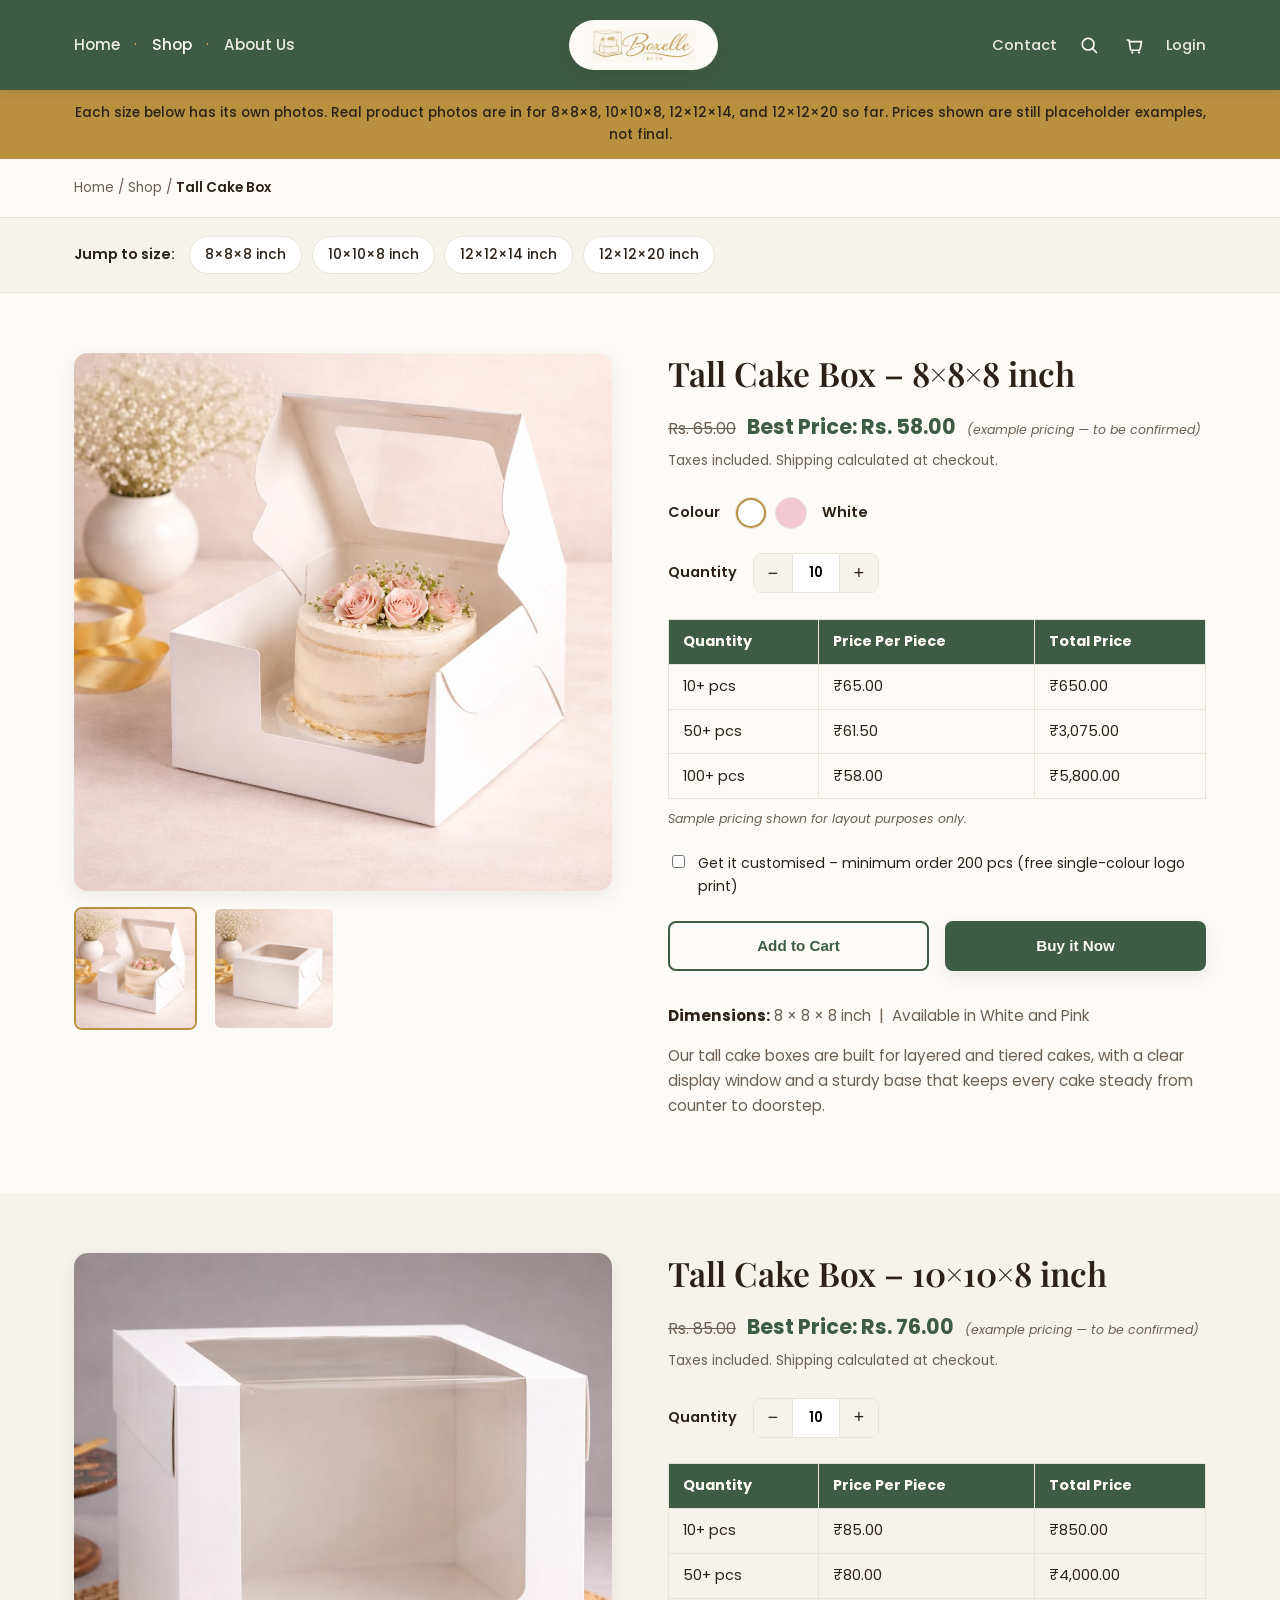
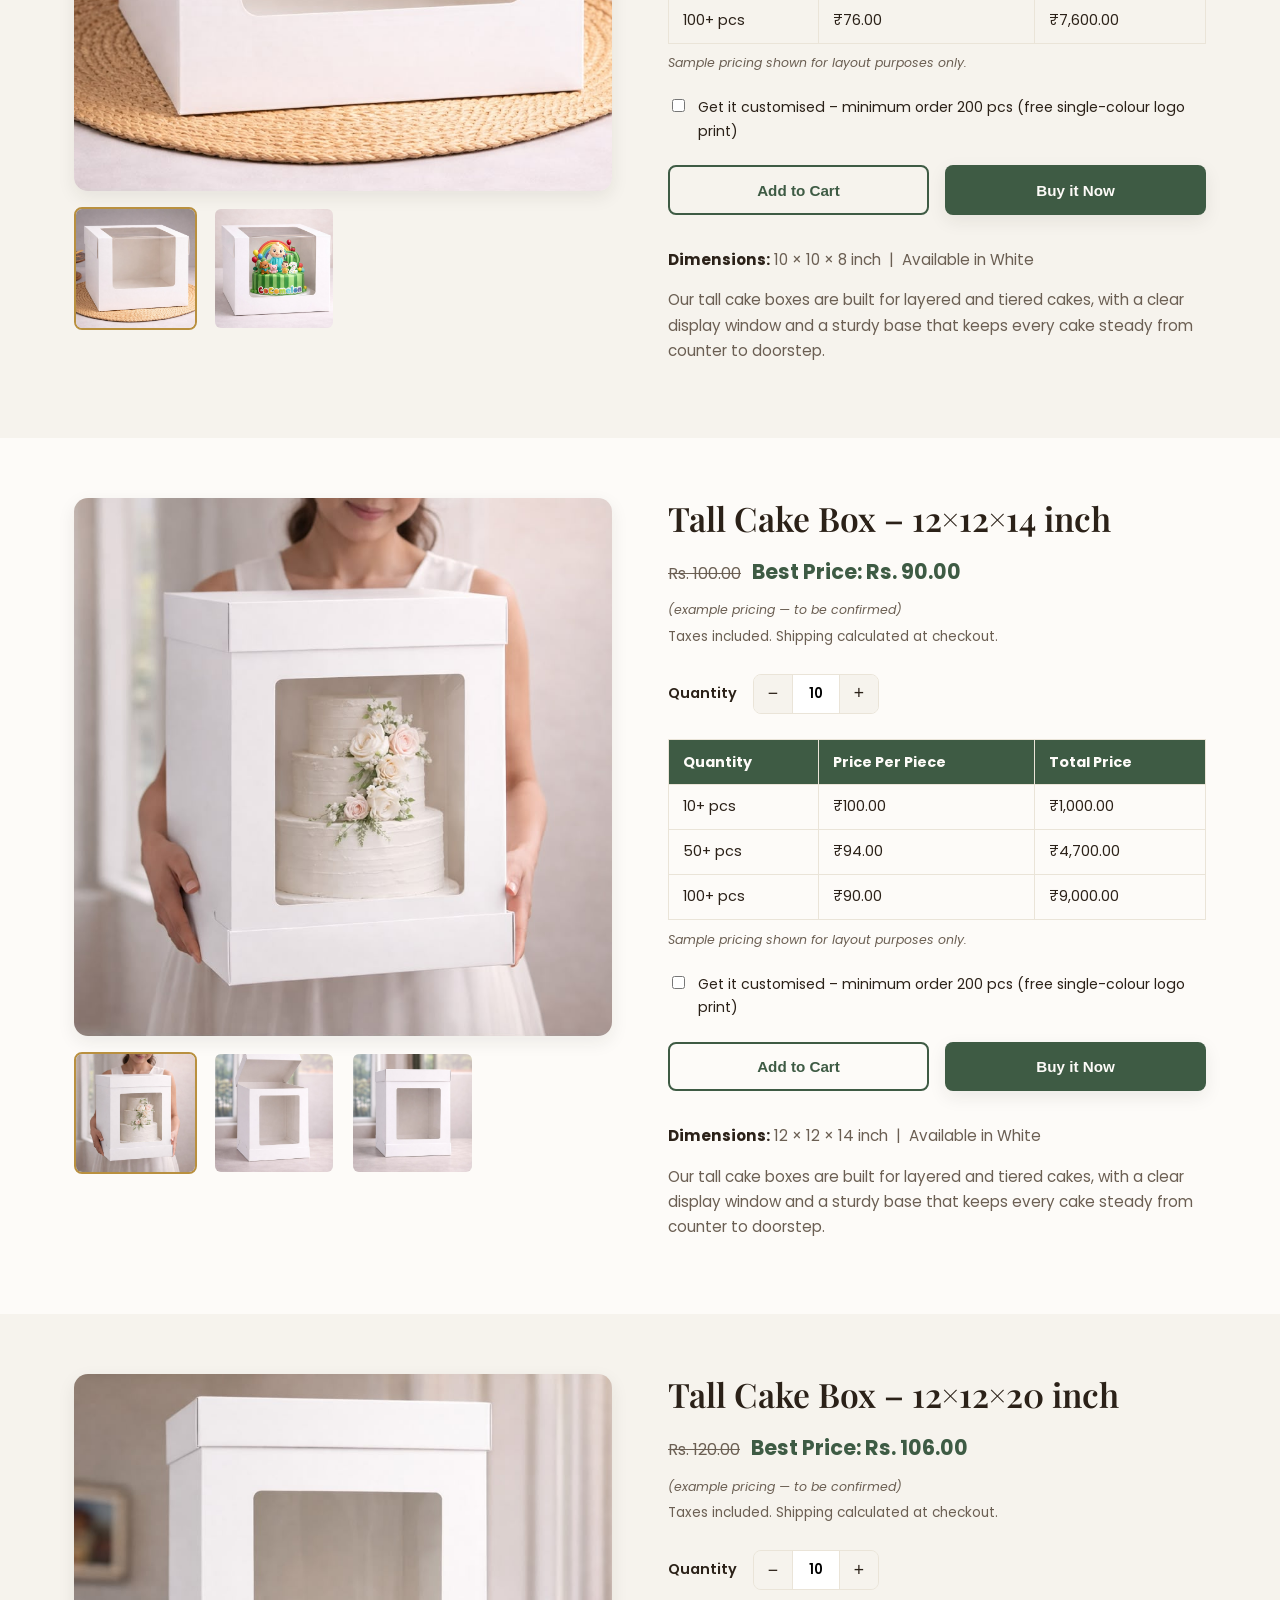
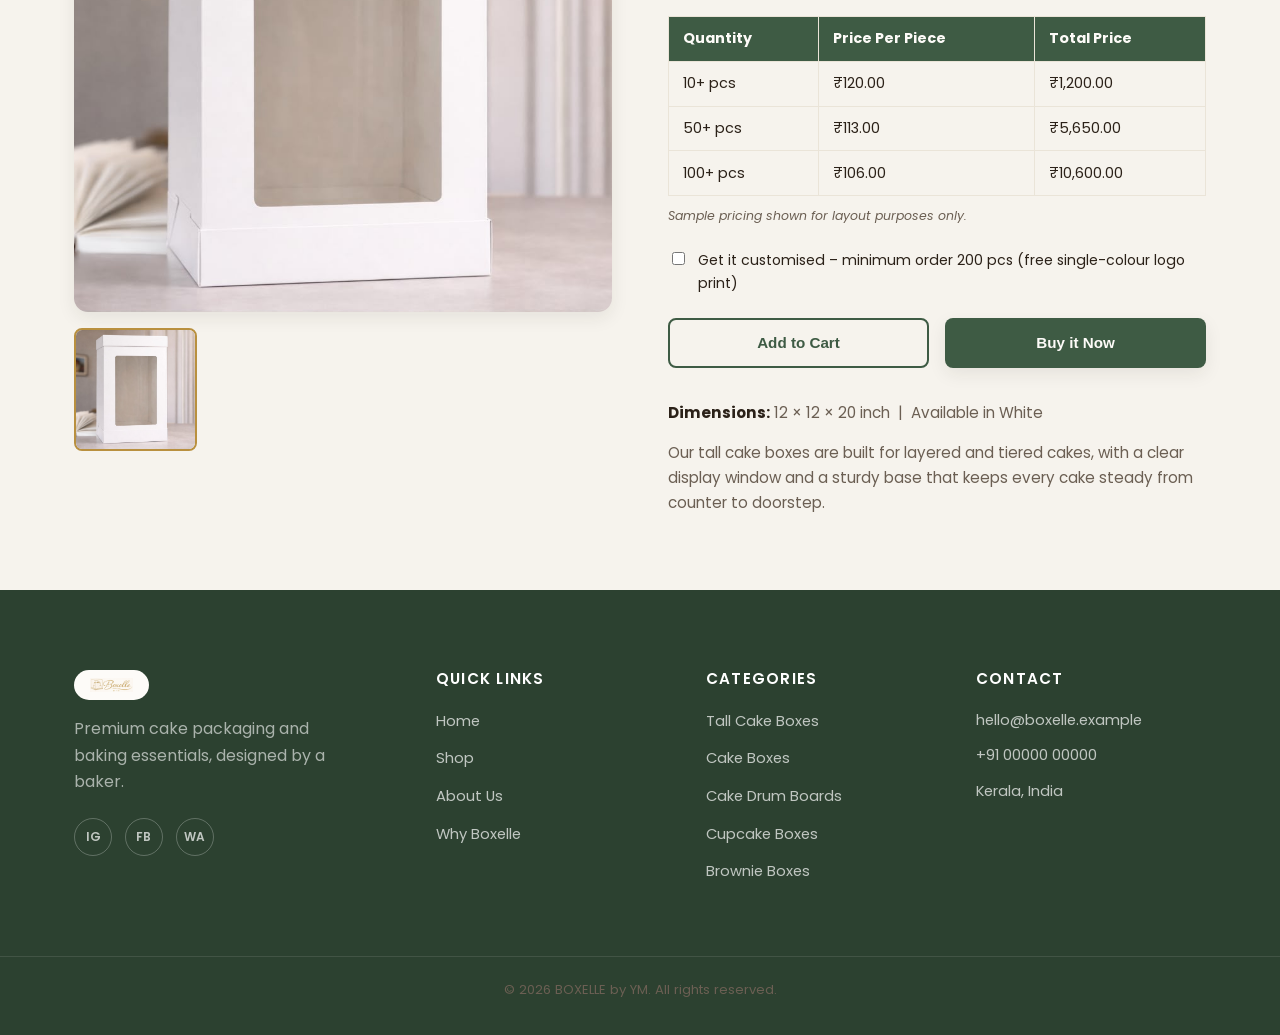
<file: docs/product-tall-cake-box.html>
<!DOCTYPE html>
<html lang="en">
<head>
<meta charset="UTF-8">
<meta name="viewport" content="width=device-width, initial-scale=1.0">
<title>Tall Cake Box | BOXELLE by YM</title>
<meta name="description" content="Tall Cake Box, available in multiple sizes and colours. Premium tall cake packaging from BOXELLE by YM.">
<link rel="preconnect" href="https://fonts.googleapis.com">
<link rel="preconnect" href="https://fonts.gstatic.com" crossorigin>
<link href="https://fonts.googleapis.com/css2?family=Playfair+Display:ital,wght@0,500;0,600;0,700;1,500&family=Poppins:wght@300;400;500;600;700&display=swap" rel="stylesheet">
<link rel="stylesheet" href="assets/css/style.css">
</head>
<body>

<!-- ============ HEADER ============ -->
<header class="site-header" id="siteHeader">
  <div class="container header-inner">
    <nav class="main-nav main-nav-left" id="mainNavLeft">
      <ul>
        <li><a href="index.html">Home</a></li>
        <li class="dot">&middot;</li>
        <li><a href="index.html#collections" class="active">Shop</a></li>
        <li class="dot">&middot;</li>
        <li><a href="index.html#about">About Us</a></li>
      </ul>
    </nav>

    <a href="index.html" class="logo-badge" aria-label="Boxelle by YM — home">
      <img src="assets/img/logo.png" alt="Boxelle by YM">
    </a>

    <div class="header-actions">
      <a href="index.html#contact" class="header-link">Contact</a>
      <button class="icon-btn" aria-label="Search">
        <svg viewBox="0 0 24 24"><circle cx="11" cy="11" r="7" fill="none" stroke="currentColor" stroke-width="2"/><path d="M21 21l-4.3-4.3" stroke="currentColor" stroke-width="2" stroke-linecap="round"/></svg>
      </button>
      <button class="icon-btn" aria-label="Cart">
        <svg viewBox="0 0 24 24"><path d="M4 6h2l1.6 10.6a2 2 0 0 0 2 1.7h7.8a2 2 0 0 0 2-1.6L21 8H7" fill="none" stroke="currentColor" stroke-width="2" stroke-linecap="round" stroke-linejoin="round"/><circle cx="10" cy="21" r="1.4" fill="currentColor"/><circle cx="18" cy="21" r="1.4" fill="currentColor"/></svg>
      </button>
      <a href="index.html#contact" class="header-link">Login</a>
      <button class="nav-toggle" id="navToggle" aria-label="Toggle menu" aria-expanded="false">
        <span></span><span></span><span></span>
      </button>
    </div>
  </div>

  <nav class="main-nav main-nav-mobile" id="mainNav">
    <ul>
      <li><a href="index.html">Home</a></li>
      <li><a href="index.html#collections" class="active">Shop</a></li>
      <li><a href="index.html#about">About Us</a></li>
      <li><a href="index.html#why">Why Boxelle</a></li>
      <li><a href="index.html#contact">Contact</a></li>
      <li><a href="index.html#contact">Login</a></li>
    </ul>
  </nav>
</header>

<!-- ============ DEMO NOTICE ============ -->
<div class="demo-notice">
  <div class="container">
    Each size below has its own photos. Real product photos are in for 8&times;8&times;8, 10&times;10&times;8, 12&times;12&times;14, and 12&times;12&times;20 so far. Prices shown are still placeholder examples, not final.
  </div>
</div>

<!-- ============ BREADCRUMB ============ -->
<div class="breadcrumb">
  <div class="container">
    <a href="index.html">Home</a> / <a href="index.html#collections">Shop</a> / <span>Tall Cake Box</span>
  </div>
</div>

<!-- ============ SIZE QUICK NAV ============ -->
<div class="size-quicknav">
  <div class="container">
    <span class="qty-label">Jump to size:</span>
    <div class="size-options" id="sizeQuickNav"></div>
  </div>
</div>

<!-- ============ PRODUCT SIZE BLOCKS (one per size, rendered by tall-cake-box.js) ============ -->
<div id="sizeBlocks"></div>

<!-- ============ FOOTER ============ -->
<footer class="site-footer" id="contact">
  <div class="container footer-inner">
    <div class="footer-col footer-brand">
      <img src="assets/img/logo.png" alt="Boxelle by YM" class="footer-logo">
      <p>Premium cake packaging and baking essentials, designed by a baker.</p>
      <div class="social-links">
        <a href="#" aria-label="Instagram">IG</a>
        <a href="#" aria-label="Facebook">FB</a>
        <a href="#" aria-label="WhatsApp">WA</a>
      </div>
    </div>

    <div class="footer-col">
      <h4>Quick Links</h4>
      <ul>
        <li><a href="index.html">Home</a></li>
        <li><a href="index.html#collections">Shop</a></li>
        <li><a href="index.html#about">About Us</a></li>
        <li><a href="index.html#why">Why Boxelle</a></li>
      </ul>
    </div>

    <div class="footer-col">
      <h4>Categories</h4>
      <ul>
        <li><a href="product-tall-cake-box.html">Tall Cake Boxes</a></li>
        <li><a href="product.html">Cake Boxes</a></li>
        <li><a href="index.html#collections">Cake Drum Boards</a></li>
        <li><a href="index.html#collections">Cupcake Boxes</a></li>
        <li><a href="index.html#collections">Brownie Boxes</a></li>
      </ul>
    </div>

    <div class="footer-col">
      <h4>Contact</h4>
      <ul class="footer-contact">
        <li>hello@boxelle.example</li>
        <li>+91 00000 00000</li>
        <li>Kerala, India</li>
      </ul>
    </div>
  </div>
  <div class="footer-bottom">
    <div class="container">
      <p>&copy; <span id="year"></span> BOXELLE by YM. All rights reserved.</p>
    </div>
  </div>
</footer>

<script src="assets/js/main.js"></script>
<script src="assets/js/product.js"></script>
<script src="assets/js/tall-cake-box.js"></script>
</body>
</html>
</file>
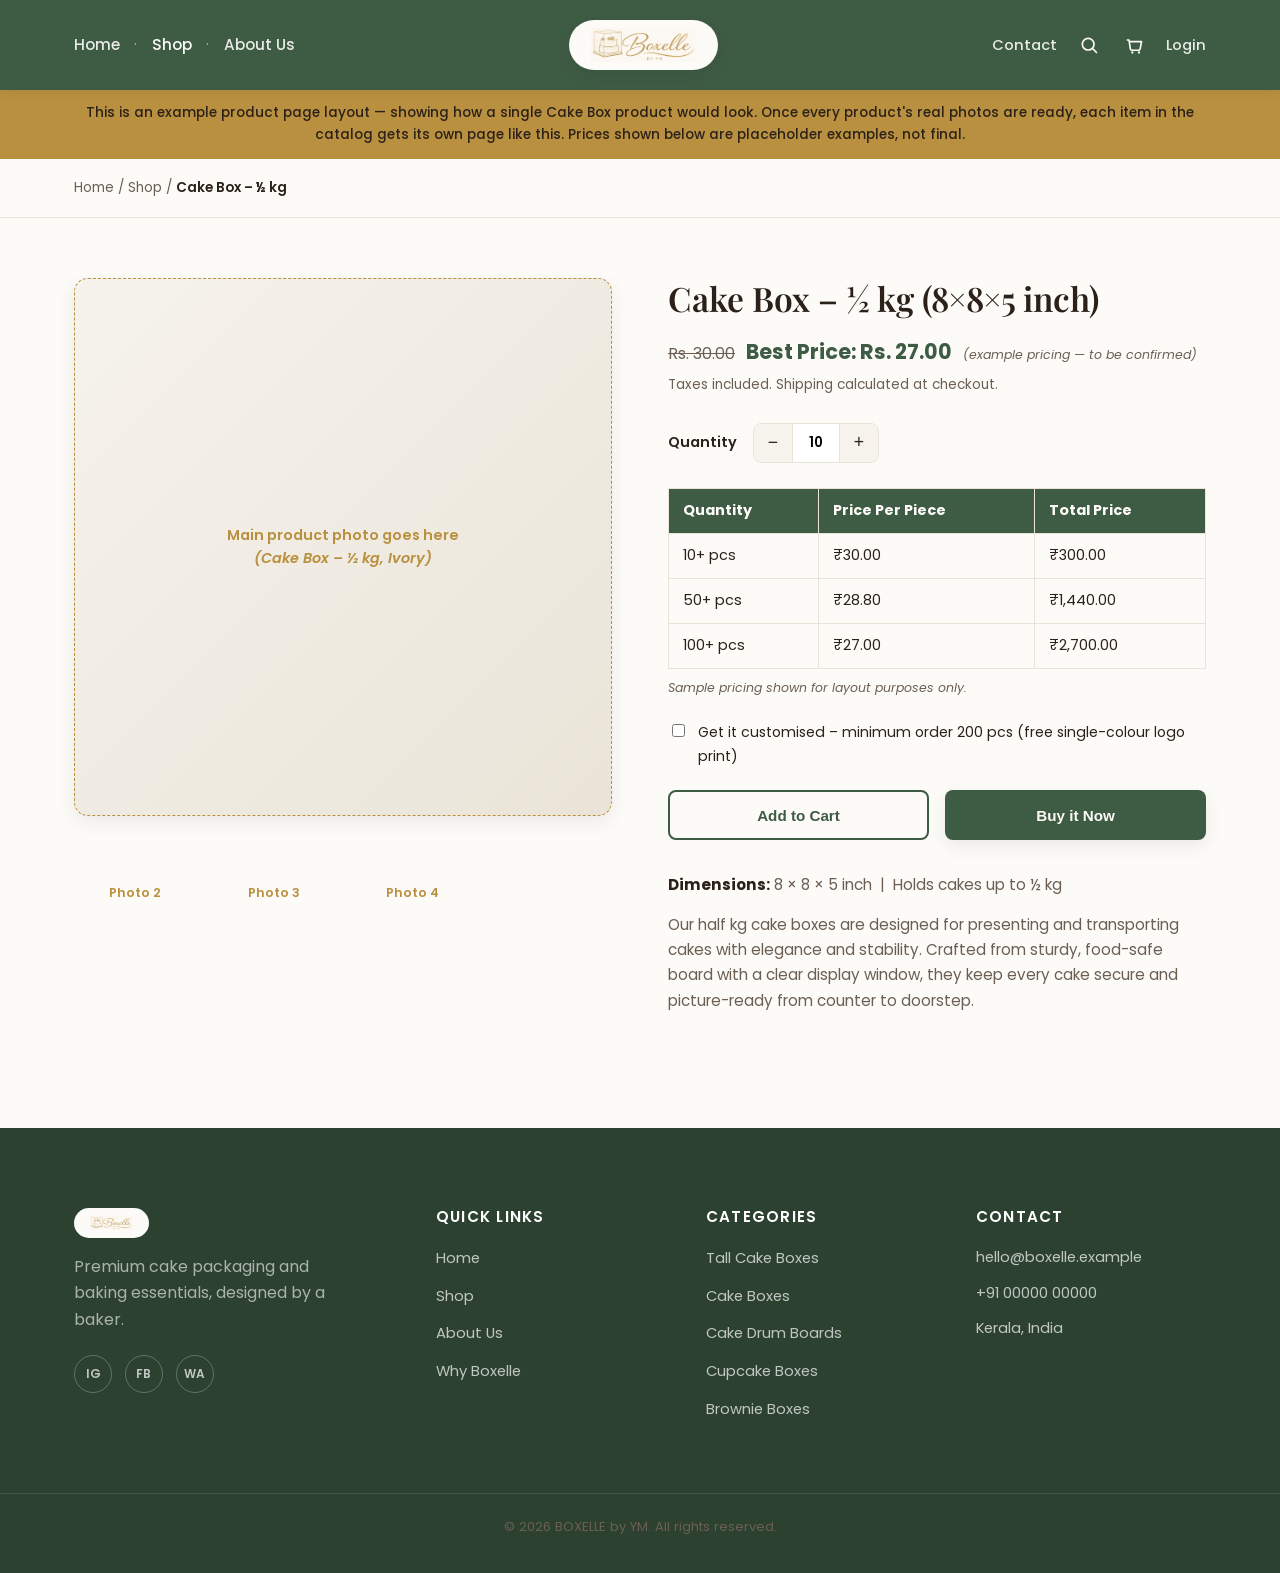
<file: docs/product.html>
<!DOCTYPE html>
<html lang="en">
<head>
<meta charset="UTF-8">
<meta name="viewport" content="width=device-width, initial-scale=1.0">
<title>Cake Box – ½ kg (8×8×5 inch) | BOXELLE by YM</title>
<meta name="description" content="Cake Box – ½ kg, 8x8x5 inch. Sturdy, food-safe cake packaging from BOXELLE by YM.">
<link rel="preconnect" href="https://fonts.googleapis.com">
<link rel="preconnect" href="https://fonts.gstatic.com" crossorigin>
<link href="https://fonts.googleapis.com/css2?family=Playfair+Display:ital,wght@0,500;0,600;0,700;1,500&family=Poppins:wght@300;400;500;600;700&display=swap" rel="stylesheet">
<link rel="stylesheet" href="assets/css/style.css">
</head>
<body>

<!-- ============ HEADER ============ -->
<header class="site-header" id="siteHeader">
  <div class="container header-inner">
    <nav class="main-nav main-nav-left" id="mainNavLeft">
      <ul>
        <li><a href="index.html">Home</a></li>
        <li class="dot">&middot;</li>
        <li><a href="index.html#collections" class="active">Shop</a></li>
        <li class="dot">&middot;</li>
        <li><a href="index.html#about">About Us</a></li>
      </ul>
    </nav>

    <a href="index.html" class="logo-badge" aria-label="Boxelle by YM — home">
      <img src="assets/img/logo.png" alt="Boxelle by YM">
    </a>

    <div class="header-actions">
      <a href="index.html#contact" class="header-link">Contact</a>
      <button class="icon-btn" aria-label="Search">
        <svg viewBox="0 0 24 24"><circle cx="11" cy="11" r="7" fill="none" stroke="currentColor" stroke-width="2"/><path d="M21 21l-4.3-4.3" stroke="currentColor" stroke-width="2" stroke-linecap="round"/></svg>
      </button>
      <button class="icon-btn" aria-label="Cart">
        <svg viewBox="0 0 24 24"><path d="M4 6h2l1.6 10.6a2 2 0 0 0 2 1.7h7.8a2 2 0 0 0 2-1.6L21 8H7" fill="none" stroke="currentColor" stroke-width="2" stroke-linecap="round" stroke-linejoin="round"/><circle cx="10" cy="21" r="1.4" fill="currentColor"/><circle cx="18" cy="21" r="1.4" fill="currentColor"/></svg>
      </button>
      <a href="index.html#contact" class="header-link">Login</a>
      <button class="nav-toggle" id="navToggle" aria-label="Toggle menu" aria-expanded="false">
        <span></span><span></span><span></span>
      </button>
    </div>
  </div>

  <nav class="main-nav main-nav-mobile" id="mainNav">
    <ul>
      <li><a href="index.html">Home</a></li>
      <li><a href="index.html#collections" class="active">Shop</a></li>
      <li><a href="index.html#about">About Us</a></li>
      <li><a href="index.html#why">Why Boxelle</a></li>
      <li><a href="index.html#contact">Contact</a></li>
      <li><a href="index.html#contact">Login</a></li>
    </ul>
  </nav>
</header>

<!-- ============ DEMO NOTICE ============ -->
<div class="demo-notice">
  <div class="container">
    This is an example product page layout — showing how a single Cake Box product would look.
    Once every product's real photos are ready, each item in the catalog gets its own page like this.
    Prices shown below are placeholder examples, not final.
  </div>
</div>

<!-- ============ BREADCRUMB ============ -->
<div class="breadcrumb">
  <div class="container">
    <a href="index.html">Home</a> / <a href="index.html#collections">Shop</a> / <span>Cake Box – ½ kg</span>
  </div>
</div>

<!-- ============ PRODUCT ============ -->
<section class="product">
  <div class="container product-inner">

    <div class="product-gallery" data-reveal>
      <div class="product-gallery-main img-placeholder">
        <span>Main product photo goes here<br><em>(Cake Box – ½ kg, Ivory)</em></span>
      </div>
      <div class="product-gallery-thumbs">
        <div class="product-thumb img-placeholder">Photo 2</div>
        <div class="product-thumb img-placeholder">Photo 3</div>
        <div class="product-thumb img-placeholder">Photo 4</div>
      </div>
    </div>

    <div class="product-details" data-reveal>
      <h1>Cake Box &ndash; &frac12; kg (8&times;8&times;5 inch)</h1>

      <div class="product-price">
        <span class="price-old">Rs. 30.00</span>
        <span class="price-best">Best Price: Rs. 27.00</span>
        <span class="price-note">(example pricing &mdash; to be confirmed)</span>
      </div>
      <p class="product-tax-note">Taxes included. Shipping calculated at checkout.</p>

      <div class="qty-row">
        <span class="qty-label">Quantity</span>
        <div class="qty-stepper">
          <button type="button" class="qty-btn" id="qtyMinus" aria-label="Decrease quantity">&minus;</button>
          <input type="text" id="qtyValue" value="10" readonly>
          <button type="button" class="qty-btn" id="qtyPlus" aria-label="Increase quantity">+</button>
        </div>
      </div>

      <table class="price-tier-table">
        <thead>
          <tr><th>Quantity</th><th>Price Per Piece</th><th>Total Price</th></tr>
        </thead>
        <tbody>
          <tr><td>10+ pcs</td><td>&#8377;30.00</td><td>&#8377;300.00</td></tr>
          <tr><td>50+ pcs</td><td>&#8377;28.80</td><td>&#8377;1,440.00</td></tr>
          <tr><td>100+ pcs</td><td>&#8377;27.00</td><td>&#8377;2,700.00</td></tr>
        </tbody>
      </table>
      <p class="price-note">Sample pricing shown for layout purposes only.</p>

      <label class="customise-check">
        <input type="checkbox">
        Get it customised &ndash; minimum order 200 pcs (free single-colour logo print)
      </label>

      <div class="product-actions">
        <button type="button" class="btn btn-outline btn-block">Add to Cart</button>
        <button type="button" class="btn btn-primary btn-block">Buy it Now</button>
      </div>

      <div class="product-description">
        <p><strong>Dimensions:</strong> 8 &times; 8 &times; 5 inch &nbsp;|&nbsp; Holds cakes up to &frac12; kg</p>
        <p>
          Our half kg cake boxes are designed for presenting and transporting cakes with
          elegance and stability. Crafted from sturdy, food-safe board with a clear
          display window, they keep every cake secure and picture-ready from counter to doorstep.
        </p>
      </div>
    </div>
  </div>
</section>

<!-- ============ FOOTER ============ -->
<footer class="site-footer" id="contact">
  <div class="container footer-inner">
    <div class="footer-col footer-brand">
      <img src="assets/img/logo.png" alt="Boxelle by YM" class="footer-logo">
      <p>Premium cake packaging and baking essentials, designed by a baker.</p>
      <div class="social-links">
        <a href="#" aria-label="Instagram">IG</a>
        <a href="#" aria-label="Facebook">FB</a>
        <a href="#" aria-label="WhatsApp">WA</a>
      </div>
    </div>

    <div class="footer-col">
      <h4>Quick Links</h4>
      <ul>
        <li><a href="index.html">Home</a></li>
        <li><a href="index.html#collections">Shop</a></li>
        <li><a href="index.html#about">About Us</a></li>
        <li><a href="index.html#why">Why Boxelle</a></li>
      </ul>
    </div>

    <div class="footer-col">
      <h4>Categories</h4>
      <ul>
        <li><a href="product-tall-cake-box.html">Tall Cake Boxes</a></li>
        <li><a href="product.html">Cake Boxes</a></li>
        <li><a href="index.html#collections">Cake Drum Boards</a></li>
        <li><a href="index.html#collections">Cupcake Boxes</a></li>
        <li><a href="index.html#collections">Brownie Boxes</a></li>
      </ul>
    </div>

    <div class="footer-col">
      <h4>Contact</h4>
      <ul class="footer-contact">
        <li>hello@boxelle.example</li>
        <li>+91 00000 00000</li>
        <li>Kerala, India</li>
      </ul>
    </div>
  </div>
  <div class="footer-bottom">
    <div class="container">
      <p>&copy; <span id="year"></span> BOXELLE by YM. All rights reserved.</p>
    </div>
  </div>
</footer>

<script src="assets/js/main.js"></script>
<script src="assets/js/product.js"></script>
</body>
</html>
</file>
<file: design-preview/assets/css/style.css>
/* ==========================================================================
   BOXELLE by YM — Homepage Design Preview
   Palette and layout matched to the client-supplied homepage mockup:
   deep green + gold + cream, bakery e-commerce style.
   ========================================================================== */

:root {
  --color-bg: #fbf3e7;
  --color-bg-alt: #f3e8d6;
  --color-green: #3e5b44;
  --color-green-dark: #2c4130;
  --color-gold: #b9903f;
  --color-gold-light: #d3ac63;
  --color-text: #2b2118;
  --color-text-light: #6b5f53;
  --color-white: #ffffff;
  --color-border: #e7d9c2;

  --font-heading: 'Playfair Display', Georgia, serif;
  --font-body: 'Poppins', -apple-system, BlinkMacSystemFont, sans-serif;

  --radius-lg: 20px;
  --radius-md: 14px;
  --radius-sm: 8px;
  --shadow-sm: 0 6px 18px rgba(43, 33, 24, 0.08);
  --shadow-md: 0 16px 40px rgba(43, 33, 24, 0.14);
  --container-w: 1180px;
}

* { box-sizing: border-box; }

html { scroll-behavior: smooth; }

body {
  margin: 0;
  font-family: var(--font-body);
  color: var(--color-text);
  background: var(--color-bg);
  line-height: 1.65;
  -webkit-font-smoothing: antialiased;
}

img { max-width: 100%; display: block; }

a { color: inherit; text-decoration: none; }

ul { list-style: none; margin: 0; padding: 0; }

.container {
  width: 100%;
  max-width: var(--container-w);
  margin: 0 auto;
  padding: 0 24px;
}

h1, h2, h3, h4 {
  font-family: var(--font-heading);
  font-weight: 600;
  margin: 0 0 .5em;
  line-height: 1.2;
  color: var(--color-text);
}

p { margin: 0 0 1em; color: var(--color-text-light); }

.eyebrow {
  font-family: var(--font-body);
  text-transform: uppercase;
  letter-spacing: .14em;
  font-size: .78rem;
  font-weight: 600;
  color: var(--color-gold);
  margin: 0 0 .9em;
}

/* ---------- Buttons ---------- */
.btn {
  display: inline-flex;
  align-items: center;
  justify-content: center;
  gap: .5em;
  padding: .95em 2.2em;
  border-radius: var(--radius-sm);
  font-weight: 600;
  font-size: .95rem;
  border: 2px solid transparent;
  cursor: pointer;
  transition: transform .25s ease, box-shadow .25s ease, background .25s ease, color .25s ease;
  white-space: nowrap;
}
.btn-primary {
  background: var(--color-green);
  color: var(--color-bg);
  box-shadow: var(--shadow-sm);
}
.btn-primary:hover { background: var(--color-green-dark); transform: translateY(-2px); box-shadow: var(--shadow-md); }
.btn-outline {
  border-color: var(--color-green);
  color: var(--color-green);
  background: transparent;
}
.btn-outline:hover { background: var(--color-green); color: var(--color-bg); }

.link-arrow {
  display: inline-block;
  font-weight: 600;
  color: var(--color-gold);
  border-bottom: 1px solid transparent;
  transition: border-color .2s ease;
}
.link-arrow:hover { border-color: var(--color-gold); }

/* ---------- Placeholder blocks (swap for real photos) ---------- */
.img-placeholder {
  background: linear-gradient(135deg, var(--color-bg-alt), var(--color-border));
  border: 1px dashed var(--color-gold);
  color: var(--color-gold);
  display: flex;
  align-items: center;
  justify-content: center;
  font-family: var(--font-body);
  font-weight: 600;
  font-size: .9rem;
  text-align: center;
  border-radius: var(--radius-md);
  padding: 1rem;
}

/* ---------- Header ---------- */
.site-header {
  position: sticky;
  top: 0;
  z-index: 100;
  background: var(--color-green);
  box-shadow: 0 2px 12px rgba(0,0,0,.08);
}
.header-inner {
  display: flex;
  align-items: center;
  justify-content: space-between;
  height: 90px;
  gap: 1.5rem;
}

.main-nav-left ul { display: flex; align-items: center; gap: .9rem; }
.main-nav-left a {
  font-size: .95rem;
  font-weight: 500;
  color: var(--color-bg);
  padding: 4px 0;
  opacity: .9;
}
.main-nav-left a:hover,
.main-nav-left a.active { opacity: 1; }
.main-nav-left .dot { color: var(--color-gold-light); }

.logo-badge {
  background: #fbf3e7;
  border-radius: 100px;
  padding: .5rem 1.4rem;
  display: flex;
  align-items: center;
  box-shadow: var(--shadow-sm);
  flex-shrink: 0;
}
.logo-badge img { height: 34px; width: auto; }

.header-actions { display: flex; align-items: center; gap: 1.1rem; }
.header-link {
  font-size: .92rem;
  font-weight: 500;
  color: var(--color-bg);
  opacity: .9;
}
.header-link:hover { opacity: 1; }

.icon-btn {
  background: none;
  border: none;
  cursor: pointer;
  color: var(--color-bg);
  padding: 4px;
  display: flex;
}
.icon-btn svg { width: 20px; height: 20px; }

.nav-toggle {
  display: none;
  flex-direction: column;
  gap: 5px;
  background: none;
  border: none;
  cursor: pointer;
  padding: 6px;
}
.nav-toggle span {
  width: 22px; height: 2px;
  background: var(--color-bg);
  border-radius: 2px;
}

.main-nav-mobile {
  display: none;
  position: fixed;
  top: 90px; left: 0; right: 0;
  background: var(--color-green-dark);
  z-index: 90;
}
.main-nav-mobile ul { flex-direction: column; padding: 1.5rem 24px; gap: 1.2rem; }
.main-nav-mobile a { color: var(--color-bg); font-weight: 500; font-size: 1rem; }
.main-nav-mobile.is-open { display: block; }

/* ---------- Hero ---------- */
.hero {
  background:
    radial-gradient(circle at 20% 20%, rgba(255,255,255,.08), transparent 45%),
    linear-gradient(135deg, #8a7364, #6f5b4d 55%, #5c4c40);
  padding: 90px 0;
}
.hero-inner {
  display: grid;
  grid-template-columns: 1fr 1fr;
  gap: 3rem;
  align-items: center;
}
.hero h1 {
  color: var(--color-white);
  font-size: clamp(2rem, 3.6vw, 2.9rem);
  margin-bottom: .5em;
}
.hero-sub {
  color: rgba(255,255,255,.85);
  font-size: 1.05rem;
  margin-bottom: 1.8rem;
}
.hero-photo-frame {
  aspect-ratio: 4 / 5;
  box-shadow: var(--shadow-md);
}

/* ---------- Section head ---------- */
.section-head { max-width: 640px; margin: 0 auto 3rem; text-align: center; }
.section-head.left { margin: 0 0 1rem; text-align: left; }
.section-head h2 { font-size: clamp(1.7rem, 3vw, 2.2rem); }
.section-head.ornamented h2 {
  display: flex;
  align-items: center;
  justify-content: center;
  gap: .7rem;
  color: var(--color-gold);
}
.section-head.ornamented.left h2 { justify-content: flex-start; }
.ornament { display: inline-block; color: var(--color-gold-light); transform: scaleX(-1); font-size: 1rem; }
.ornament.flip { transform: scaleX(1); }

section { padding: 90px 0; }

/* ---------- Trust strip ---------- */
.trust-strip { background: var(--color-bg); padding: 40px 0; }
.trust-strip-inner {
  display: flex;
  flex-wrap: wrap;
  justify-content: center;
  gap: 2.5rem;
}
.trust-badge {
  display: flex;
  align-items: center;
  gap: .5rem;
  font-weight: 600;
  color: var(--color-text);
  font-size: .95rem;
}
.trust-badge .check { color: var(--color-green); font-weight: 700; }

/* ---------- Collections ---------- */
.collections { background: var(--color-bg-alt); }
.collection-grid {
  display: flex;
  flex-wrap: wrap;
  justify-content: center;
  gap: 1.6rem;
}
.collection-card {
  text-align: center;
  flex: 0 1 calc((100% - 2 * 1.6rem) / 3);
}
.card-img { aspect-ratio: 1 / 1; margin-bottom: 1rem; border-radius: var(--radius-md); overflow: hidden; }
.card-img img { width: 100%; height: 100%; object-fit: cover; }
.collection-card h3 { font-size: 1.05rem; margin: 0; }
.card-sub { font-size: .82rem; margin: .3em 0 0; color: var(--color-gold); }

/* ---------- Why Boxelle ---------- */
.why { background: var(--color-bg); }
.why-inner {
  display: grid;
  grid-template-columns: 1fr 1fr;
  gap: 3.5rem;
  align-items: center;
}
.why-tagline {
  font-family: var(--font-heading);
  font-size: 1.3rem;
  color: var(--color-text);
  margin-bottom: 1.4rem;
}
.why-tagline em { color: var(--color-gold); font-style: italic; }
.check-list { margin-bottom: 1.8rem; }
.check-list li {
  display: flex;
  align-items: center;
  gap: .7rem;
  font-weight: 500;
  margin-bottom: .9rem;
  color: var(--color-text);
}
.check-circle {
  width: 22px; height: 22px;
  border-radius: 50%;
  border: 2px solid var(--color-green);
  color: var(--color-green);
  display: flex;
  align-items: center;
  justify-content: center;
  font-size: .7rem;
  flex-shrink: 0;
}
.why-photo {
  border-radius: var(--radius-lg);
  box-shadow: var(--shadow-md);
  width: 100%;
  aspect-ratio: 3 / 4;
  object-fit: cover;
  object-position: top center;
}

/* ---------- About the founder ---------- */
.founder { background: var(--color-bg-alt); }
.founder-inner {
  display: grid;
  grid-template-columns: .8fr 1.2fr;
  gap: 3rem;
  align-items: center;
}
.founder-photo {
  border-radius: var(--radius-lg);
  box-shadow: var(--shadow-md);
  width: 100%;
  aspect-ratio: 1 / 1;
  object-fit: cover;
}
.founder-bio {
  font-size: 1.1rem;
  color: var(--color-text);
  max-width: 520px;
}

/* ---------- Testimonials ---------- */
.testimonials { background: var(--color-bg); }
.testimonial-grid {
  display: grid;
  grid-template-columns: repeat(3, 1fr);
  gap: 1.8rem;
}
.testimonial-card {
  background: var(--color-white);
  border-radius: var(--radius-md);
  padding: 2rem;
  margin: 0;
  box-shadow: var(--shadow-sm);
  border: 1px solid var(--color-border);
}
.testimonial-card p {
  font-family: var(--font-heading);
  font-style: italic;
  color: var(--color-text);
  font-size: 1.05rem;
}
.testimonial-card footer { font-size: .85rem; color: var(--color-gold); font-weight: 600; }

/* ---------- Newsletter ---------- */
.newsletter { background: var(--color-green); }
.newsletter-inner { text-align: center; max-width: 560px; }
.newsletter-inner h2 { color: var(--color-white); font-size: clamp(1.5rem, 3vw, 2rem); }
.newsletter-inner p { color: rgba(255,255,255,.8); }
.newsletter-form {
  display: flex;
  gap: .8rem;
  margin-top: 1.6rem;
  flex-wrap: wrap;
  justify-content: center;
}
.newsletter-form input {
  flex: 1;
  min-width: 240px;
  padding: .95em 1.4em;
  border-radius: var(--radius-sm);
  border: 1px solid transparent;
  font-family: var(--font-body);
  font-size: .95rem;
  background: #fff;
}
.newsletter-form input:focus { outline: 2px solid var(--color-gold); }
.newsletter .btn-primary { background: var(--color-gold); color: var(--color-text); }
.newsletter .btn-primary:hover { background: var(--color-gold-light); }

/* ---------- Footer ---------- */
.site-footer { background: var(--color-green-dark); color: rgba(255,255,255,.75); padding-top: 80px; }
.footer-inner {
  display: grid;
  grid-template-columns: 1.4fr 1fr 1fr 1fr;
  gap: 2.5rem;
  padding-bottom: 60px;
}
.footer-logo {
  height: 30px;
  width: auto;
  background: var(--color-bg);
  padding: .5rem 1rem;
  border-radius: 100px;
  margin-bottom: 1rem;
}
.footer-brand p { color: rgba(255,255,255,.6); margin-top: 1rem; max-width: 280px; }
.footer-col h4 { color: #fff; font-family: var(--font-body); font-size: .95rem; text-transform: uppercase; letter-spacing: .08em; margin-bottom: 1.2rem; }
.footer-col ul li { margin-bottom: .7rem; }
.footer-col a { color: rgba(255,255,255,.7); font-size: .92rem; }
.footer-col a:hover { color: var(--color-gold-light); }
.footer-contact li { color: rgba(255,255,255,.7); font-size: .92rem; }

.social-links { display: flex; gap: .8rem; margin-top: 1.4rem; }
.social-links a {
  width: 38px; height: 38px;
  border-radius: 50%;
  border: 1px solid rgba(255,255,255,.25);
  display: flex; align-items: center; justify-content: center;
  font-size: .75rem;
  font-weight: 600;
}
.social-links a:hover { background: var(--color-gold); border-color: var(--color-gold); color: #fff; }

.footer-bottom {
  border-top: 1px solid rgba(255,255,255,.1);
  padding: 22px 0;
  text-align: center;
  font-size: .82rem;
  color: rgba(255,255,255,.5);
}

/* ---------- Product page ---------- */
.demo-notice {
  background: var(--color-gold);
  color: var(--color-text);
  font-size: .85rem;
  font-weight: 500;
  text-align: center;
  padding: 12px 0;
}
.breadcrumb {
  background: var(--color-bg);
  padding: 18px 0;
  font-size: .85rem;
  color: var(--color-text-light);
  border-bottom: 1px solid var(--color-border);
}
.breadcrumb a { color: var(--color-text-light); }
.breadcrumb a:hover { color: var(--color-gold); }
.breadcrumb span { color: var(--color-text); font-weight: 600; }

.product { background: var(--color-bg); padding: 60px 0 100px; }
.product-inner {
  display: grid;
  grid-template-columns: 1fr 1fr;
  gap: 3.5rem;
  align-items: flex-start;
}

.product-gallery-main {
  aspect-ratio: 1 / 1;
  margin-bottom: 1rem;
  border-radius: var(--radius-md);
  overflow: hidden;
  box-shadow: var(--shadow-sm);
}
.product-gallery-main img {
  width: 100%;
  height: 100%;
  object-fit: cover;
}
.product-gallery-thumbs {
  display: grid;
  grid-template-columns: repeat(4, 1fr);
  gap: 1rem;
}
.product-thumb {
  aspect-ratio: 1 / 1;
  font-size: .78rem;
  padding: 0;
  border: 2px solid transparent;
  border-radius: var(--radius-sm);
  overflow: hidden;
  cursor: pointer;
  background: none;
}
.product-thumb img { width: 100%; height: 100%; object-fit: cover; display: block; }
.product-thumb.is-active { border-color: var(--color-gold); }

.variant-row {
  display: flex;
  align-items: center;
  gap: 1rem;
  margin-bottom: 1.6rem;
}
.variant-swatches { display: flex; gap: .6rem; }
.swatch {
  width: 30px;
  height: 30px;
  border-radius: 50%;
  border: 2px solid transparent;
  cursor: pointer;
  padding: 0;
  box-shadow: 0 0 0 1px var(--color-border);
}
.swatch-pink { background: #f2c9d3; }
.swatch-white { background: #ffffff; }
.swatch.is-active { border-color: var(--color-gold); }
.variant-selected { font-weight: 600; font-size: .9rem; color: var(--color-text); }

.size-options { display: flex; flex-wrap: wrap; gap: .6rem; }
.size-btn {
  padding: .5em 1.1em;
  border-radius: 100px;
  border: 1px solid var(--color-border);
  background: var(--color-white);
  color: var(--color-text);
  font-family: var(--font-body);
  font-size: .85rem;
  font-weight: 500;
  cursor: pointer;
}
.size-btn:hover { border-color: var(--color-gold); }
.size-btn.is-active { background: var(--color-green); border-color: var(--color-green); color: var(--color-bg); }

.product-details h1 {
  font-size: clamp(1.6rem, 3vw, 2.1rem);
  margin-bottom: .5em;
}

.product-price {
  display: flex;
  flex-wrap: wrap;
  align-items: baseline;
  gap: .7rem;
  margin-bottom: .3rem;
}
.price-old { text-decoration: line-through; color: var(--color-text-light); font-size: 1rem; }
.price-best { color: var(--color-green); font-weight: 700; font-size: 1.3rem; }
.price-note { font-size: .78rem; color: var(--color-text-light); font-style: italic; }
.product-tax-note { font-size: .85rem; margin-bottom: 1.6rem; }

.qty-row {
  display: flex;
  align-items: center;
  gap: 1rem;
  margin-bottom: 1.6rem;
}
.qty-label { font-weight: 600; font-size: .9rem; }
.qty-stepper {
  display: flex;
  align-items: center;
  border: 1px solid var(--color-border);
  border-radius: var(--radius-sm);
  overflow: hidden;
}
.qty-btn {
  background: var(--color-bg-alt);
  border: none;
  width: 38px;
  height: 38px;
  font-size: 1.1rem;
  cursor: pointer;
  color: var(--color-text);
}
.qty-btn:hover { background: var(--color-border); }
.qty-stepper input {
  width: 48px;
  height: 38px;
  border: none;
  border-left: 1px solid var(--color-border);
  border-right: 1px solid var(--color-border);
  text-align: center;
  font-family: var(--font-body);
  font-weight: 600;
}

.price-tier-table {
  width: 100%;
  border-collapse: collapse;
  margin-bottom: .6rem;
  font-size: .9rem;
}
.price-tier-table th,
.price-tier-table td {
  padding: .7em 1em;
  text-align: left;
  border: 1px solid var(--color-border);
}
.price-tier-table thead {
  background: var(--color-green);
  color: var(--color-bg);
}

.customise-check {
  display: flex;
  align-items: flex-start;
  gap: .6rem;
  font-size: .88rem;
  color: var(--color-text);
  margin: 1.4rem 0;
  cursor: pointer;
}
.customise-check input { margin-top: 3px; }

.product-actions {
  display: flex;
  gap: 1rem;
  margin-bottom: 2rem;
}
.btn-block { flex: 1; }

.product-description p { font-size: .95rem; }
.product-description strong { color: var(--color-text); }

/* ---------- Scroll reveal ---------- */
[data-reveal] {
  opacity: 0;
  transform: translateY(24px);
  transition: opacity .7s ease, transform .7s ease;
}
[data-reveal].is-visible {
  opacity: 1;
  transform: translateY(0);
}

/* ==========================================================================
   Responsive — Nav switches to the mobile menu earlier than the tablet
   grid breakpoint, since the full nav label set doesn't fit a tablet width.
   ========================================================================== */
@media (max-width: 900px) {
  .header-inner { height: 76px; }
  .main-nav-left,
  .header-link { display: none; }
  .nav-toggle { display: flex; }
  .main-nav-mobile { top: 76px; }
  .logo-badge img { height: 28px; }
}

/* ==========================================================================
   Responsive — Tablet
   ========================================================================== */
@media (max-width: 1024px) {
  .hero-inner,
  .why-inner,
  .founder-inner { grid-template-columns: 1fr; }
  .hero-visual { order: -1; max-width: 420px; margin: 0 auto; }
  .why-visual { order: -1; max-width: 420px; margin: 0 auto; }
  .founder-visual { max-width: 320px; margin: 0 auto; }
  .collection-card { flex-basis: calc((100% - 1.6rem) / 2); }
  .testimonial-grid { grid-template-columns: 1fr; }
  .footer-inner { grid-template-columns: 1fr 1fr; }
  .product-inner { grid-template-columns: 1fr; }
}

/* ==========================================================================
   Responsive — Mobile
   ========================================================================== */
@media (max-width: 720px) {
  section { padding: 60px 0; }
  .hero { padding: 50px 0; }
  .collection-grid { gap: 1rem; }
  .collection-card { flex-basis: calc((100% - 1rem) / 2); }
  .footer-inner { grid-template-columns: 1fr; padding-bottom: 40px; }
  .newsletter-form { flex-direction: column; }
  .newsletter-form .btn { width: 100%; }
  .header-actions .icon-btn:nth-of-type(1) { display: none; }
  .product-actions { flex-direction: column; }
  .price-tier-table { font-size: .8rem; }
  .price-tier-table th, .price-tier-table td { padding: .5em .6em; }
}
</file>
<file: docs/assets/css/style.css>
/* ==========================================================================
   BOXELLE by YM — Homepage Design Preview
   Palette and layout matched to the client-supplied homepage mockup:
   deep green + gold + cream, bakery e-commerce style.
   ========================================================================== */

:root {
  --color-bg: #fdfbf8;
  --color-bg-alt: #f6f3ed;
  --color-green: #3e5b44;
  --color-green-dark: #2c4130;
  --color-gold: #b9903f;
  --color-gold-light: #d3ac63;
  --color-text: #2b2118;
  --color-text-light: #6b5f53;
  --color-white: #ffffff;
  --color-border: #eae4d8;

  --font-heading: 'Playfair Display', Georgia, serif;
  --font-body: 'Poppins', -apple-system, BlinkMacSystemFont, sans-serif;

  --radius-lg: 20px;
  --radius-md: 14px;
  --radius-sm: 8px;
  --shadow-sm: 0 6px 18px rgba(43, 33, 24, 0.08);
  --shadow-md: 0 16px 40px rgba(43, 33, 24, 0.14);
  --container-w: 1180px;
}

* { box-sizing: border-box; }

html { scroll-behavior: smooth; }

body {
  margin: 0;
  font-family: var(--font-body);
  color: var(--color-text);
  background: var(--color-bg);
  line-height: 1.65;
  -webkit-font-smoothing: antialiased;
}

img { max-width: 100%; display: block; }

a { color: inherit; text-decoration: none; }

ul { list-style: none; margin: 0; padding: 0; }

.container {
  width: 100%;
  max-width: var(--container-w);
  margin: 0 auto;
  padding: 0 24px;
}

h1, h2, h3, h4 {
  font-family: var(--font-heading);
  font-weight: 600;
  margin: 0 0 .5em;
  line-height: 1.2;
  color: var(--color-text);
}

p { margin: 0 0 1em; color: var(--color-text-light); }

.eyebrow {
  font-family: var(--font-body);
  text-transform: uppercase;
  letter-spacing: .14em;
  font-size: .78rem;
  font-weight: 600;
  color: var(--color-gold);
  margin: 0 0 .9em;
}

/* ---------- Buttons ---------- */
.btn {
  display: inline-flex;
  align-items: center;
  justify-content: center;
  gap: .5em;
  padding: .95em 2.2em;
  border-radius: var(--radius-sm);
  font-weight: 600;
  font-size: .95rem;
  border: 2px solid transparent;
  cursor: pointer;
  transition: transform .25s ease, box-shadow .25s ease, background .25s ease, color .25s ease;
  white-space: nowrap;
}
.btn-primary {
  background: var(--color-green);
  color: var(--color-bg);
  box-shadow: var(--shadow-sm);
}
.btn-primary:hover { background: var(--color-green-dark); transform: translateY(-2px); box-shadow: var(--shadow-md); }
.btn-outline {
  border-color: var(--color-green);
  color: var(--color-green);
  background: transparent;
}
.btn-outline:hover { background: var(--color-green); color: var(--color-bg); }

.link-arrow {
  display: inline-block;
  font-weight: 600;
  color: var(--color-gold);
  border-bottom: 1px solid transparent;
  transition: border-color .2s ease;
}
.link-arrow:hover { border-color: var(--color-gold); }

/* ---------- Placeholder blocks (swap for real photos) ---------- */
.img-placeholder {
  background: linear-gradient(135deg, var(--color-bg-alt), var(--color-border));
  border: 1px dashed var(--color-gold);
  color: var(--color-gold);
  display: flex;
  align-items: center;
  justify-content: center;
  font-family: var(--font-body);
  font-weight: 600;
  font-size: .9rem;
  text-align: center;
  border-radius: var(--radius-md);
  padding: 1rem;
}

/* ---------- Header ---------- */
.site-header {
  position: sticky;
  top: 0;
  z-index: 100;
  background: var(--color-green);
  box-shadow: 0 2px 12px rgba(0,0,0,.08);
}
.header-inner {
  display: flex;
  align-items: center;
  justify-content: space-between;
  height: 90px;
  gap: 1.5rem;
}

.main-nav-left ul { display: flex; align-items: center; gap: .9rem; }
.main-nav-left a {
  font-size: .95rem;
  font-weight: 500;
  color: var(--color-bg);
  padding: 4px 0;
  opacity: .9;
}
.main-nav-left a:hover,
.main-nav-left a.active { opacity: 1; }
.main-nav-left .dot { color: var(--color-gold-light); }

.logo-badge {
  background: var(--color-bg);
  border-radius: 100px;
  padding: .5rem 1.4rem;
  display: flex;
  align-items: center;
  box-shadow: var(--shadow-sm);
  flex-shrink: 0;
}
.logo-badge img { height: 34px; width: auto; }

.header-actions { display: flex; align-items: center; gap: 1.1rem; }
.header-link {
  font-size: .92rem;
  font-weight: 500;
  color: var(--color-bg);
  opacity: .9;
}
.header-link:hover { opacity: 1; }

.icon-btn {
  background: none;
  border: none;
  cursor: pointer;
  color: var(--color-bg);
  padding: 4px;
  display: flex;
}
.icon-btn svg { width: 20px; height: 20px; }

.nav-toggle {
  display: none;
  flex-direction: column;
  gap: 5px;
  background: none;
  border: none;
  cursor: pointer;
  padding: 6px;
}
.nav-toggle span {
  width: 22px; height: 2px;
  background: var(--color-bg);
  border-radius: 2px;
}

.main-nav-mobile {
  display: none;
  position: fixed;
  top: 90px; left: 0; right: 0;
  background: var(--color-green-dark);
  z-index: 90;
}
.main-nav-mobile ul { flex-direction: column; padding: 1.5rem 24px; gap: 1.2rem; }
.main-nav-mobile a { color: var(--color-bg); font-weight: 500; font-size: 1rem; }
.main-nav-mobile.is-open { display: block; }

/* ---------- Hero ---------- */
.hero-video {
  position: relative;
  min-height: 620px;
  display: flex;
  align-items: center;
  overflow: hidden;
  background: linear-gradient(135deg, #8a7364, #6f5b4d 55%, #5c4c40);
}
.hero-video-bg {
  position: absolute;
  inset: 0;
  width: 100%;
  height: 100%;
  object-fit: cover;
  object-position: 68% center;
  z-index: 0;
}
.hero-overlay {
  position: absolute;
  inset: 0;
  background: linear-gradient(100deg, rgba(40,30,24,.72) 0%, rgba(40,30,24,.42) 40%, rgba(40,30,24,.12) 70%);
  z-index: 1;
}
.hero-inner {
  position: relative;
  z-index: 2;
  display: block;
}
.hero-copy { max-width: 560px; }
.hero h1 {
  color: var(--color-white);
  font-size: clamp(2rem, 3.6vw, 2.9rem);
  margin-bottom: .5em;
}
.hero-sub {
  color: rgba(255,255,255,.85);
  font-size: 1.05rem;
  margin-bottom: 1.8rem;
}

/* ---------- Section head ---------- */
.section-head { max-width: 640px; margin: 0 auto 3rem; text-align: center; }
.section-head.left { margin: 0 0 1rem; text-align: left; }
.section-head h2 { font-size: clamp(1.7rem, 3vw, 2.2rem); }
.section-head.ornamented h2 {
  display: flex;
  align-items: center;
  justify-content: center;
  gap: .7rem;
  color: var(--color-gold);
}
.section-head.ornamented.left h2 { justify-content: flex-start; }
.ornament { display: inline-block; color: var(--color-gold-light); transform: scaleX(-1); font-size: 1rem; }
.ornament.flip { transform: scaleX(1); }

section { padding: 90px 0; }

/* ---------- Trust strip ---------- */
.trust-strip { background: var(--color-bg); padding: 40px 0; }
.trust-strip-inner {
  display: flex;
  flex-wrap: wrap;
  justify-content: center;
  gap: 2.5rem;
}
.trust-badge {
  display: flex;
  align-items: center;
  gap: .5rem;
  font-weight: 600;
  color: var(--color-text);
  font-size: .95rem;
}
.trust-badge .check { color: var(--color-green); font-weight: 700; }

/* ---------- Collections ---------- */
.collections { background: var(--color-bg-alt); }
.collection-grid {
  display: flex;
  flex-wrap: wrap;
  justify-content: center;
  gap: 1.6rem;
}
.collection-card {
  text-align: center;
  flex: 0 1 calc((100% - 2 * 1.6rem) / 3);
}
.card-img { aspect-ratio: 1 / 1; margin-bottom: 1rem; border-radius: var(--radius-md); overflow: hidden; }
.card-img img { width: 100%; height: 100%; object-fit: cover; }
.collection-card h3 { font-size: 1.05rem; margin: 0; }
.card-sub { font-size: .82rem; margin: .3em 0 0; color: var(--color-gold); }

/* ---------- Why Boxelle ---------- */
.why { background: var(--color-bg); }
.why-inner {
  display: grid;
  grid-template-columns: 1fr 1fr;
  gap: 3.5rem;
  align-items: center;
}
.why-tagline {
  font-family: var(--font-heading);
  font-size: 1.3rem;
  color: var(--color-text);
  margin-bottom: 1.4rem;
}
.why-tagline em { color: var(--color-gold); font-style: italic; }
.check-list { margin-bottom: 1.8rem; }
.check-list li {
  display: flex;
  align-items: center;
  gap: .7rem;
  font-weight: 500;
  margin-bottom: .9rem;
  color: var(--color-text);
}
.check-circle {
  width: 22px; height: 22px;
  border-radius: 50%;
  border: 2px solid var(--color-green);
  color: var(--color-green);
  display: flex;
  align-items: center;
  justify-content: center;
  font-size: .7rem;
  flex-shrink: 0;
}
.why-photo {
  border-radius: var(--radius-lg);
  box-shadow: var(--shadow-md);
  width: 100%;
  aspect-ratio: 3 / 4;
  object-fit: cover;
  object-position: top center;
}

/* ---------- About the founder ---------- */
.founder { background: var(--color-bg-alt); }
.founder-inner {
  display: grid;
  grid-template-columns: .8fr 1.2fr;
  gap: 3rem;
  align-items: center;
}
.founder-photo {
  border-radius: var(--radius-lg);
  box-shadow: var(--shadow-md);
  width: 100%;
  aspect-ratio: 1 / 1;
  object-fit: cover;
}
.founder-bio {
  font-size: 1.1rem;
  color: var(--color-text);
  max-width: 520px;
}

/* ---------- Testimonials ---------- */
.testimonials { background: var(--color-bg); }
.testimonial-grid {
  display: grid;
  grid-template-columns: repeat(3, 1fr);
  gap: 1.8rem;
}
.testimonial-card {
  background: var(--color-white);
  border-radius: var(--radius-md);
  padding: 2rem;
  margin: 0;
  box-shadow: var(--shadow-sm);
  border: 1px solid var(--color-border);
}
.testimonial-card p {
  font-family: var(--font-heading);
  font-style: italic;
  color: var(--color-text);
  font-size: 1.05rem;
}
.testimonial-card footer { font-size: .85rem; color: var(--color-gold); font-weight: 600; }

/* ---------- Newsletter ---------- */
.newsletter { background: var(--color-green); }
.newsletter-inner { text-align: center; max-width: 560px; }
.newsletter-inner h2 { color: var(--color-white); font-size: clamp(1.5rem, 3vw, 2rem); }
.newsletter-inner p { color: rgba(255,255,255,.8); }
.newsletter-form {
  display: flex;
  gap: .8rem;
  margin-top: 1.6rem;
  flex-wrap: wrap;
  justify-content: center;
}
.newsletter-form input {
  flex: 1;
  min-width: 240px;
  padding: .95em 1.4em;
  border-radius: var(--radius-sm);
  border: 1px solid transparent;
  font-family: var(--font-body);
  font-size: .95rem;
  background: #fff;
}
.newsletter-form input:focus { outline: 2px solid var(--color-gold); }
.newsletter .btn-primary { background: var(--color-gold); color: var(--color-text); }
.newsletter .btn-primary:hover { background: var(--color-gold-light); }

/* ---------- Footer ---------- */
.site-footer { background: var(--color-green-dark); color: rgba(255,255,255,.75); padding-top: 80px; }
.footer-inner {
  display: grid;
  grid-template-columns: 1.4fr 1fr 1fr 1fr;
  gap: 2.5rem;
  padding-bottom: 60px;
}
.footer-logo {
  height: 30px;
  width: auto;
  background: var(--color-bg);
  padding: .5rem 1rem;
  border-radius: 100px;
  margin-bottom: 1rem;
}
.footer-brand p { color: rgba(255,255,255,.6); margin-top: 1rem; max-width: 280px; }
.footer-col h4 { color: #fff; font-family: var(--font-body); font-size: .95rem; text-transform: uppercase; letter-spacing: .08em; margin-bottom: 1.2rem; }
.footer-col ul li { margin-bottom: .7rem; }
.footer-col a { color: rgba(255,255,255,.7); font-size: .92rem; }
.footer-col a:hover { color: var(--color-gold-light); }
.footer-contact li { color: rgba(255,255,255,.7); font-size: .92rem; }

.social-links { display: flex; gap: .8rem; margin-top: 1.4rem; }
.social-links a {
  width: 38px; height: 38px;
  border-radius: 50%;
  border: 1px solid rgba(255,255,255,.25);
  display: flex; align-items: center; justify-content: center;
  font-size: .75rem;
  font-weight: 600;
}
.social-links a:hover { background: var(--color-gold); border-color: var(--color-gold); color: #fff; }

.footer-bottom {
  border-top: 1px solid rgba(255,255,255,.1);
  padding: 22px 0;
  text-align: center;
  font-size: .82rem;
  color: rgba(255,255,255,.5);
}

/* ---------- Product page ---------- */
.demo-notice {
  background: var(--color-gold);
  color: var(--color-text);
  font-size: .85rem;
  font-weight: 500;
  text-align: center;
  padding: 12px 0;
}
.breadcrumb {
  background: var(--color-bg);
  padding: 18px 0;
  font-size: .85rem;
  color: var(--color-text-light);
  border-bottom: 1px solid var(--color-border);
}
.breadcrumb a { color: var(--color-text-light); }
.breadcrumb a:hover { color: var(--color-gold); }
.breadcrumb span { color: var(--color-text); font-weight: 600; }

.product { background: var(--color-bg); padding: 60px 0 100px; }
.product-inner {
  display: grid;
  grid-template-columns: 1fr 1fr;
  gap: 3.5rem;
  align-items: flex-start;
}

.product-gallery-main {
  aspect-ratio: 1 / 1;
  margin-bottom: 1rem;
  border-radius: var(--radius-md);
  overflow: hidden;
  box-shadow: var(--shadow-sm);
}
.product-gallery-main img {
  width: 100%;
  height: 100%;
  object-fit: cover;
}
.product-gallery-thumbs {
  display: grid;
  grid-template-columns: repeat(4, 1fr);
  gap: 1rem;
}
.product-thumb {
  aspect-ratio: 1 / 1;
  font-size: .78rem;
  padding: 0;
  border: 2px solid transparent;
  border-radius: var(--radius-sm);
  overflow: hidden;
  cursor: pointer;
  background: none;
}
.product-thumb img { width: 100%; height: 100%; object-fit: cover; display: block; }
.product-thumb.is-active { border-color: var(--color-gold); }

.variant-row {
  display: flex;
  align-items: center;
  gap: 1rem;
  margin-bottom: 1.6rem;
}
.variant-swatches { display: flex; gap: .6rem; }
.swatch {
  width: 30px;
  height: 30px;
  border-radius: 50%;
  border: 2px solid transparent;
  cursor: pointer;
  padding: 0;
  box-shadow: 0 0 0 1px var(--color-border);
}
.swatch-pink { background: #f2c9d3; }
.swatch-white { background: #ffffff; }
.swatch.is-active { border-color: var(--color-gold); }
.variant-selected { font-weight: 600; font-size: .9rem; color: var(--color-text); }

.size-options { display: flex; flex-wrap: wrap; gap: .6rem; }
.size-btn {
  display: inline-block;
  padding: .5em 1.1em;
  border-radius: 100px;
  border: 1px solid var(--color-border);
  background: var(--color-white);
  color: var(--color-text);
  font-family: var(--font-body);
  font-size: .85rem;
  font-weight: 500;
  text-decoration: none;
  cursor: pointer;
}
.size-btn:hover { border-color: var(--color-gold); }
.size-btn.is-active { background: var(--color-green); border-color: var(--color-green); color: var(--color-bg); }

.size-quicknav {
  background: var(--color-bg-alt);
  border-bottom: 1px solid var(--color-border);
  padding: 18px 0;
}
.size-quicknav .container {
  display: flex;
  align-items: center;
  flex-wrap: wrap;
  gap: .9rem;
}

.size-block { padding: 60px 0; }
.size-block:nth-of-type(even) { background: var(--color-bg-alt); }

.size-divider { border: none; margin: 0; }

.product-details h1,
.product-details h2 {
  font-size: clamp(1.6rem, 3vw, 2.1rem);
  margin-bottom: .5em;
}

.product-price {
  display: flex;
  flex-wrap: wrap;
  align-items: baseline;
  gap: .7rem;
  margin-bottom: .3rem;
}
.price-old { text-decoration: line-through; color: var(--color-text-light); font-size: 1rem; }
.price-best { color: var(--color-green); font-weight: 700; font-size: 1.3rem; }
.price-note { font-size: .78rem; color: var(--color-text-light); font-style: italic; }
.product-tax-note { font-size: .85rem; margin-bottom: 1.6rem; }

.qty-row {
  display: flex;
  align-items: center;
  gap: 1rem;
  margin-bottom: 1.6rem;
}
.qty-label { font-weight: 600; font-size: .9rem; }
.qty-stepper {
  display: flex;
  align-items: center;
  border: 1px solid var(--color-border);
  border-radius: var(--radius-sm);
  overflow: hidden;
}
.qty-btn {
  background: var(--color-bg-alt);
  border: none;
  width: 38px;
  height: 38px;
  font-size: 1.1rem;
  cursor: pointer;
  color: var(--color-text);
}
.qty-btn:hover { background: var(--color-border); }
.qty-stepper input {
  width: 48px;
  height: 38px;
  border: none;
  border-left: 1px solid var(--color-border);
  border-right: 1px solid var(--color-border);
  text-align: center;
  font-family: var(--font-body);
  font-weight: 600;
}

.price-tier-table {
  width: 100%;
  border-collapse: collapse;
  margin-bottom: .6rem;
  font-size: .9rem;
}
.price-tier-table th,
.price-tier-table td {
  padding: .7em 1em;
  text-align: left;
  border: 1px solid var(--color-border);
}
.price-tier-table thead {
  background: var(--color-green);
  color: var(--color-bg);
}

.customise-check {
  display: flex;
  align-items: flex-start;
  gap: .6rem;
  font-size: .88rem;
  color: var(--color-text);
  margin: 1.4rem 0;
  cursor: pointer;
}
.customise-check input { margin-top: 3px; }

.product-actions {
  display: flex;
  gap: 1rem;
  margin-bottom: 2rem;
}
.btn-block { flex: 1; }

.product-description p { font-size: .95rem; }
.product-description strong { color: var(--color-text); }

/* ---------- Scroll reveal ---------- */
[data-reveal] {
  opacity: 0;
  transform: translateY(24px);
  transition: opacity .7s ease, transform .7s ease;
}
[data-reveal].is-visible {
  opacity: 1;
  transform: translateY(0);
}

/* ==========================================================================
   Responsive — Nav switches to the mobile menu earlier than the tablet
   grid breakpoint, since the full nav label set doesn't fit a tablet width.
   ========================================================================== */
@media (max-width: 900px) {
  .header-inner { height: 76px; }
  .main-nav-left,
  .header-link { display: none; }
  .nav-toggle { display: flex; }
  .main-nav-mobile { top: 76px; }
  .logo-badge img { height: 28px; }
}

/* ==========================================================================
   Responsive — Tablet
   ========================================================================== */
@media (max-width: 1024px) {
  .why-inner,
  .founder-inner { grid-template-columns: 1fr; }
  .why-visual { order: -1; max-width: 420px; margin: 0 auto; }
  .founder-visual { max-width: 320px; margin: 0 auto; }
  .collection-card { flex-basis: calc((100% - 1.6rem) / 2); }
  .testimonial-grid { grid-template-columns: 1fr; }
  .footer-inner { grid-template-columns: 1fr 1fr; }
  .product-inner { grid-template-columns: 1fr; }
}

/* ==========================================================================
   Responsive — Mobile
   ========================================================================== */
@media (max-width: 720px) {
  section { padding: 60px 0; }
  .hero-video { min-height: 380px; }
  .hero-video-bg { object-position: 82% center; }
  .hero-overlay { background: rgba(35,26,20,.62); }
  .hero-copy { max-width: 100%; text-align: center; margin: 0 auto; }
  .collection-grid { gap: 1rem; }
  .collection-card { flex-basis: calc((100% - 1rem) / 2); }
  .footer-inner { grid-template-columns: 1fr; padding-bottom: 40px; }
  .newsletter-form { flex-direction: column; }
  .newsletter-form .btn { width: 100%; }
  .header-actions .icon-btn:nth-of-type(1) { display: none; }
  .product-actions { flex-direction: column; }
  .price-tier-table { font-size: .8rem; }
  .price-tier-table th, .price-tier-table td { padding: .5em .6em; }
}
</file>
